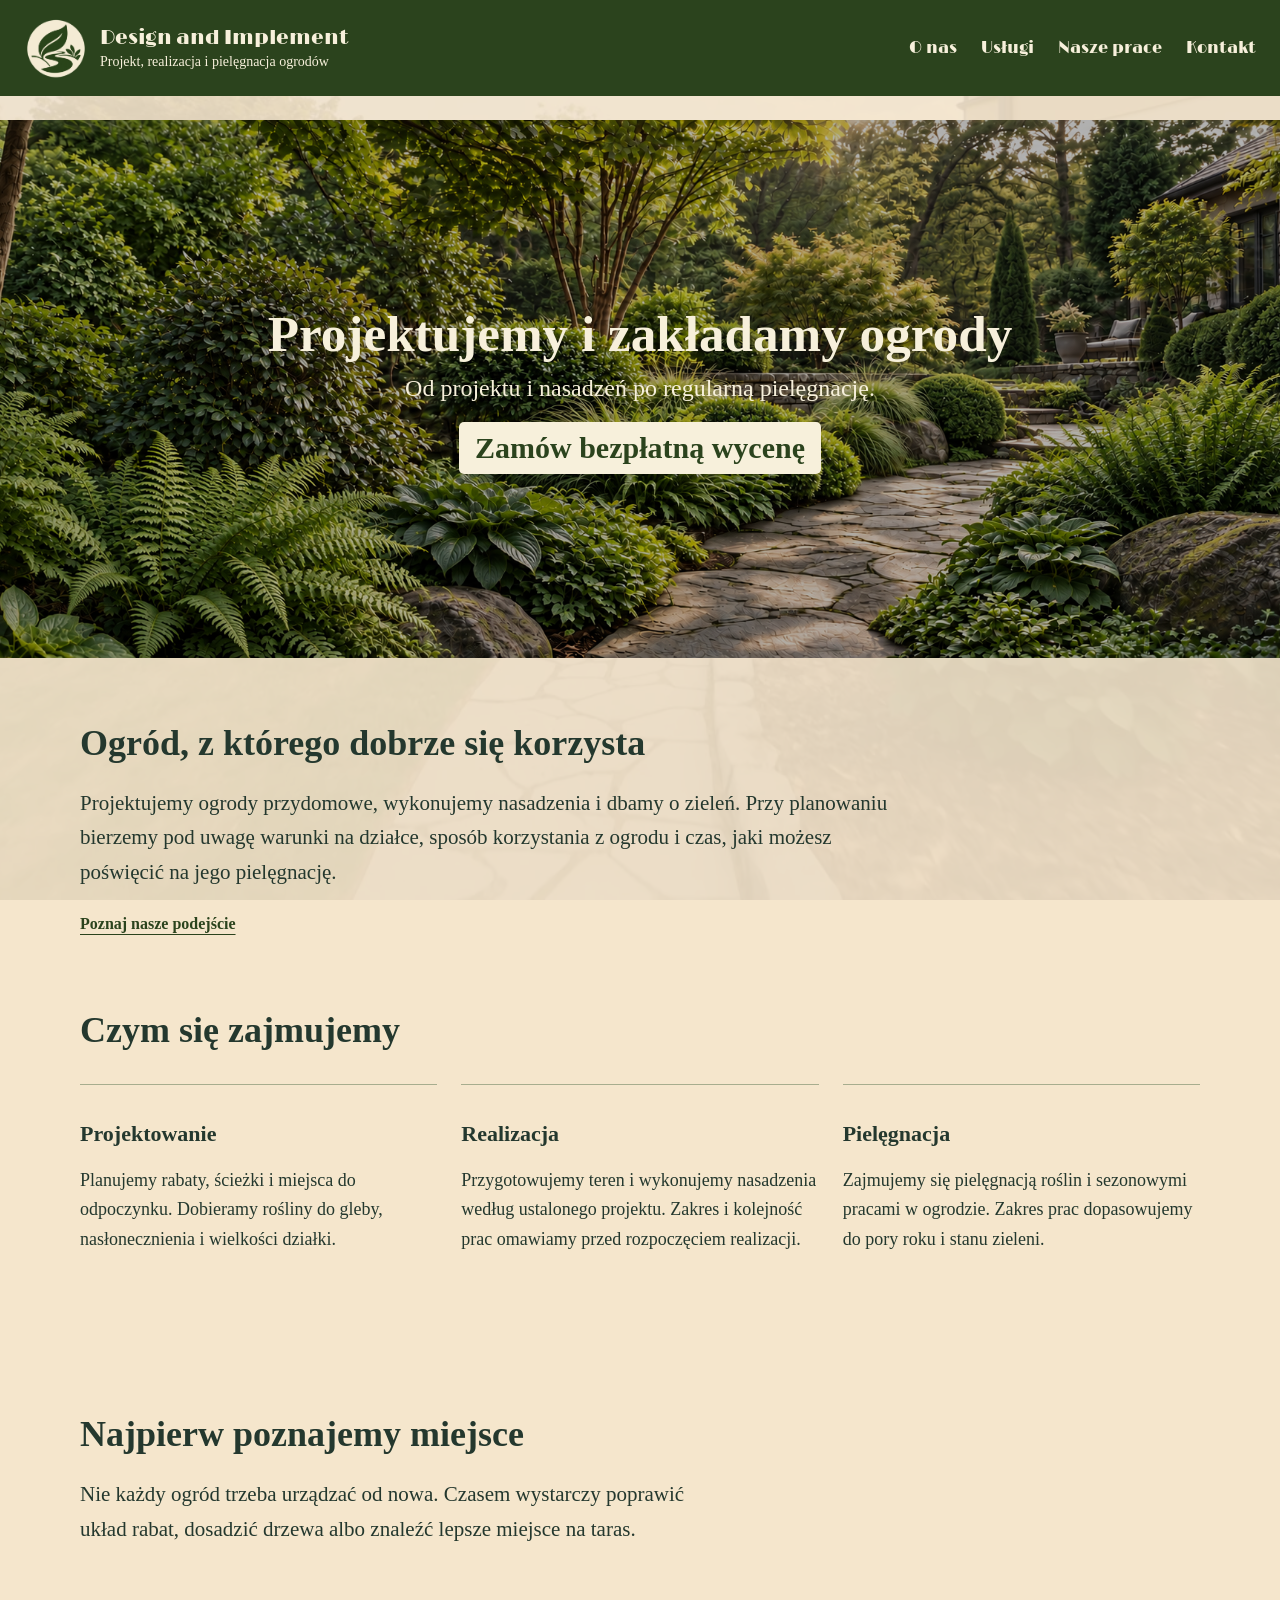
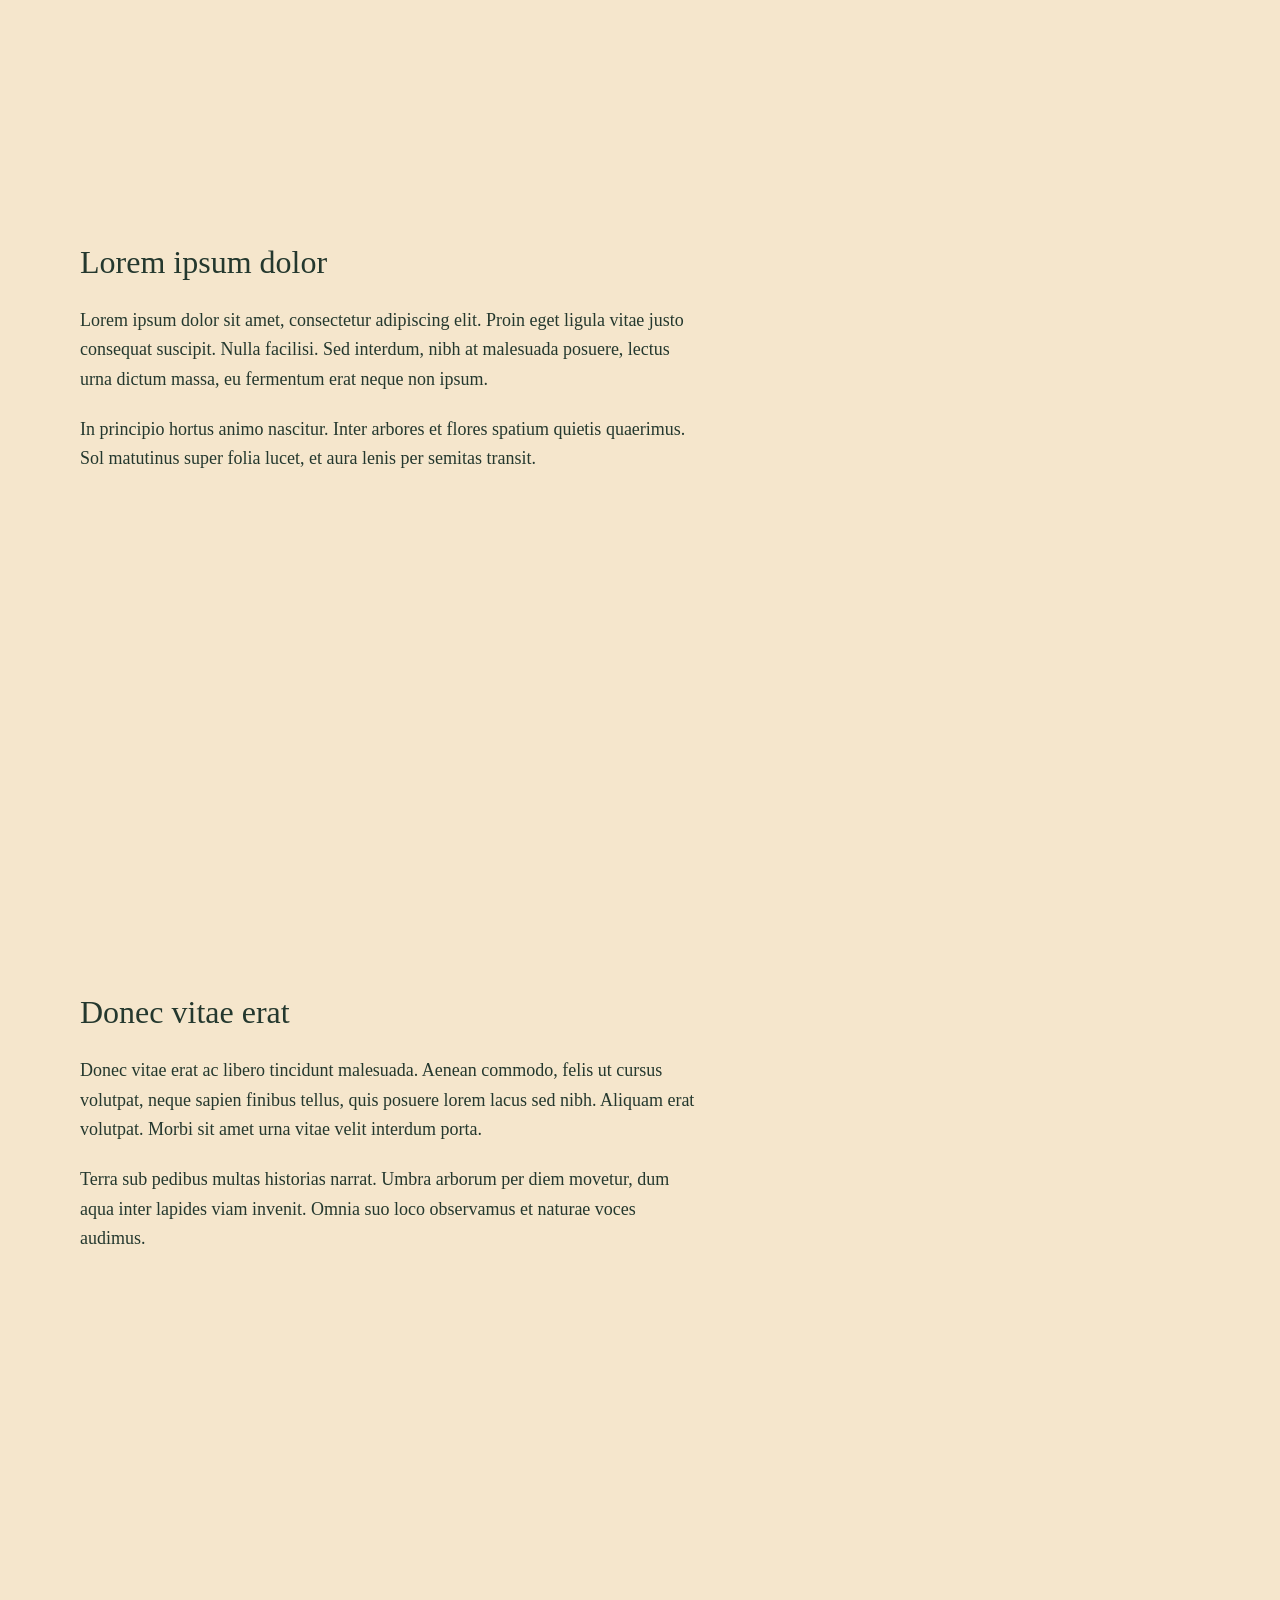
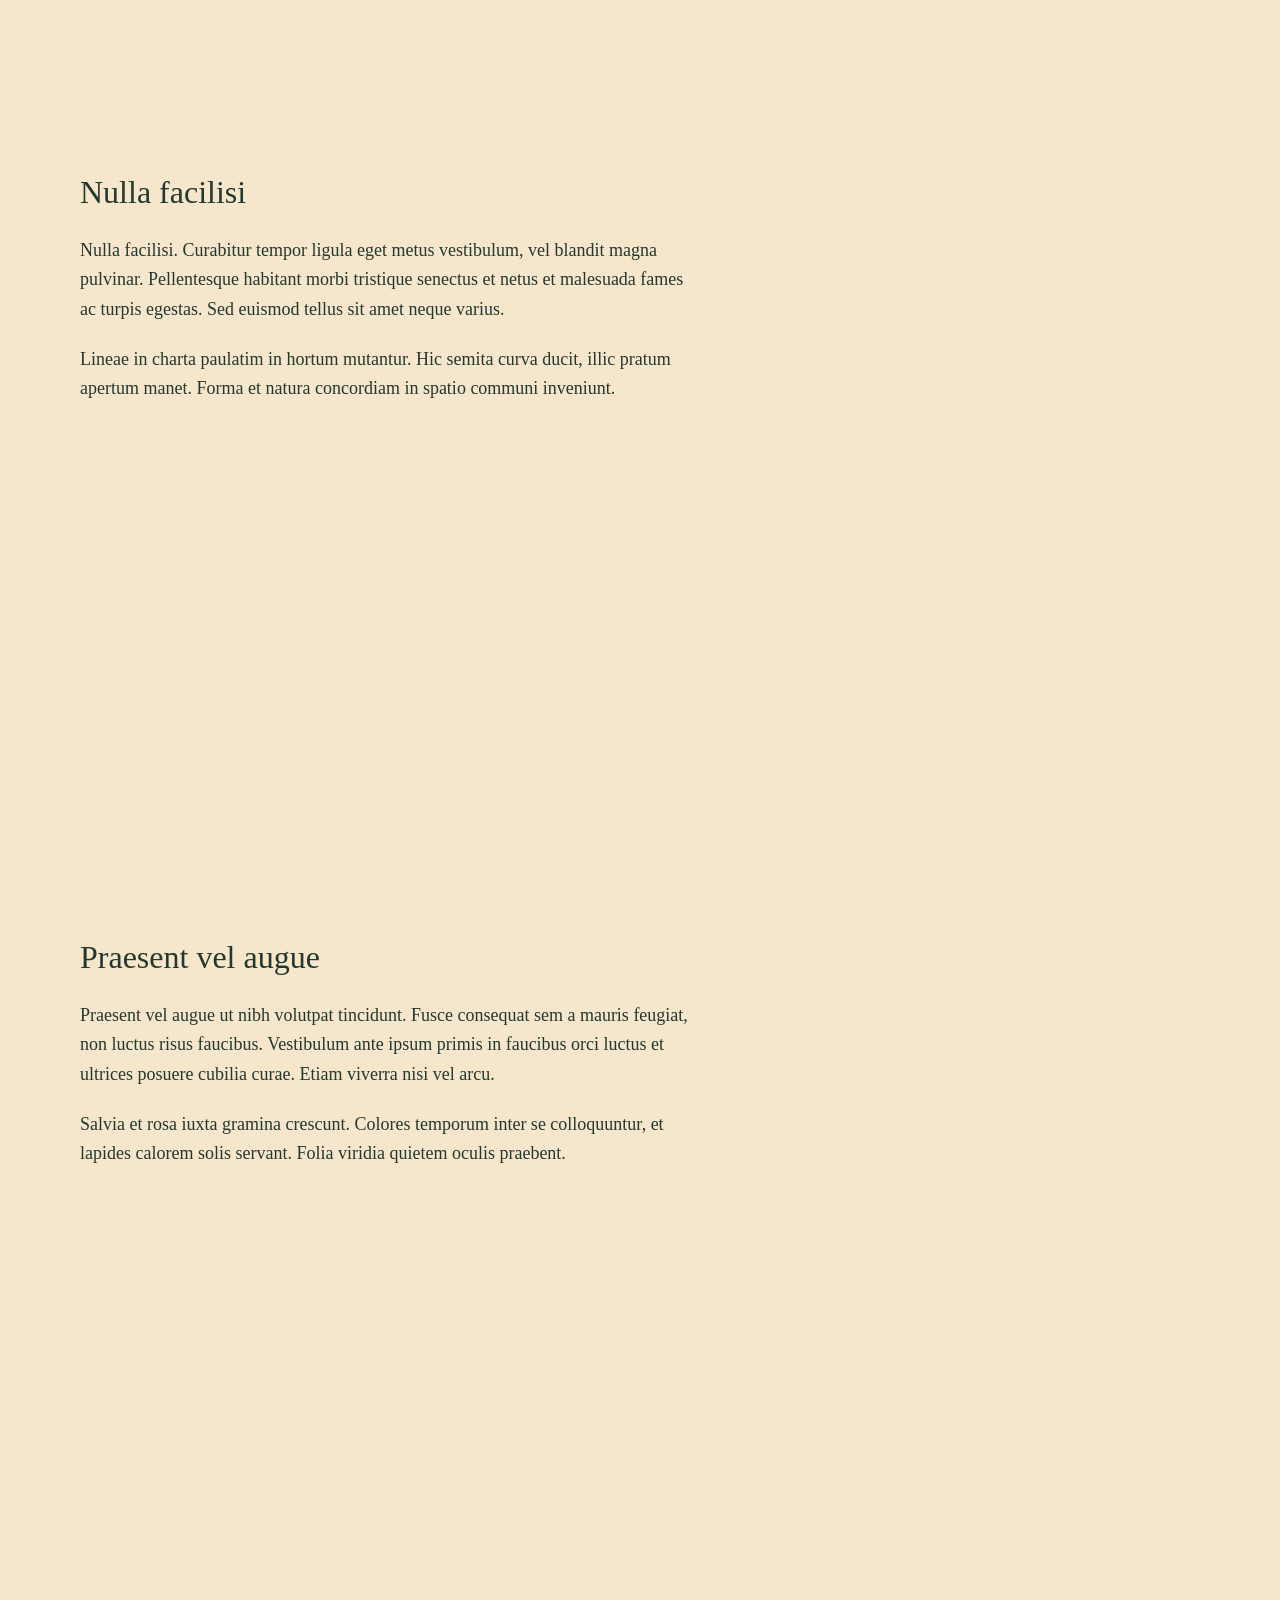
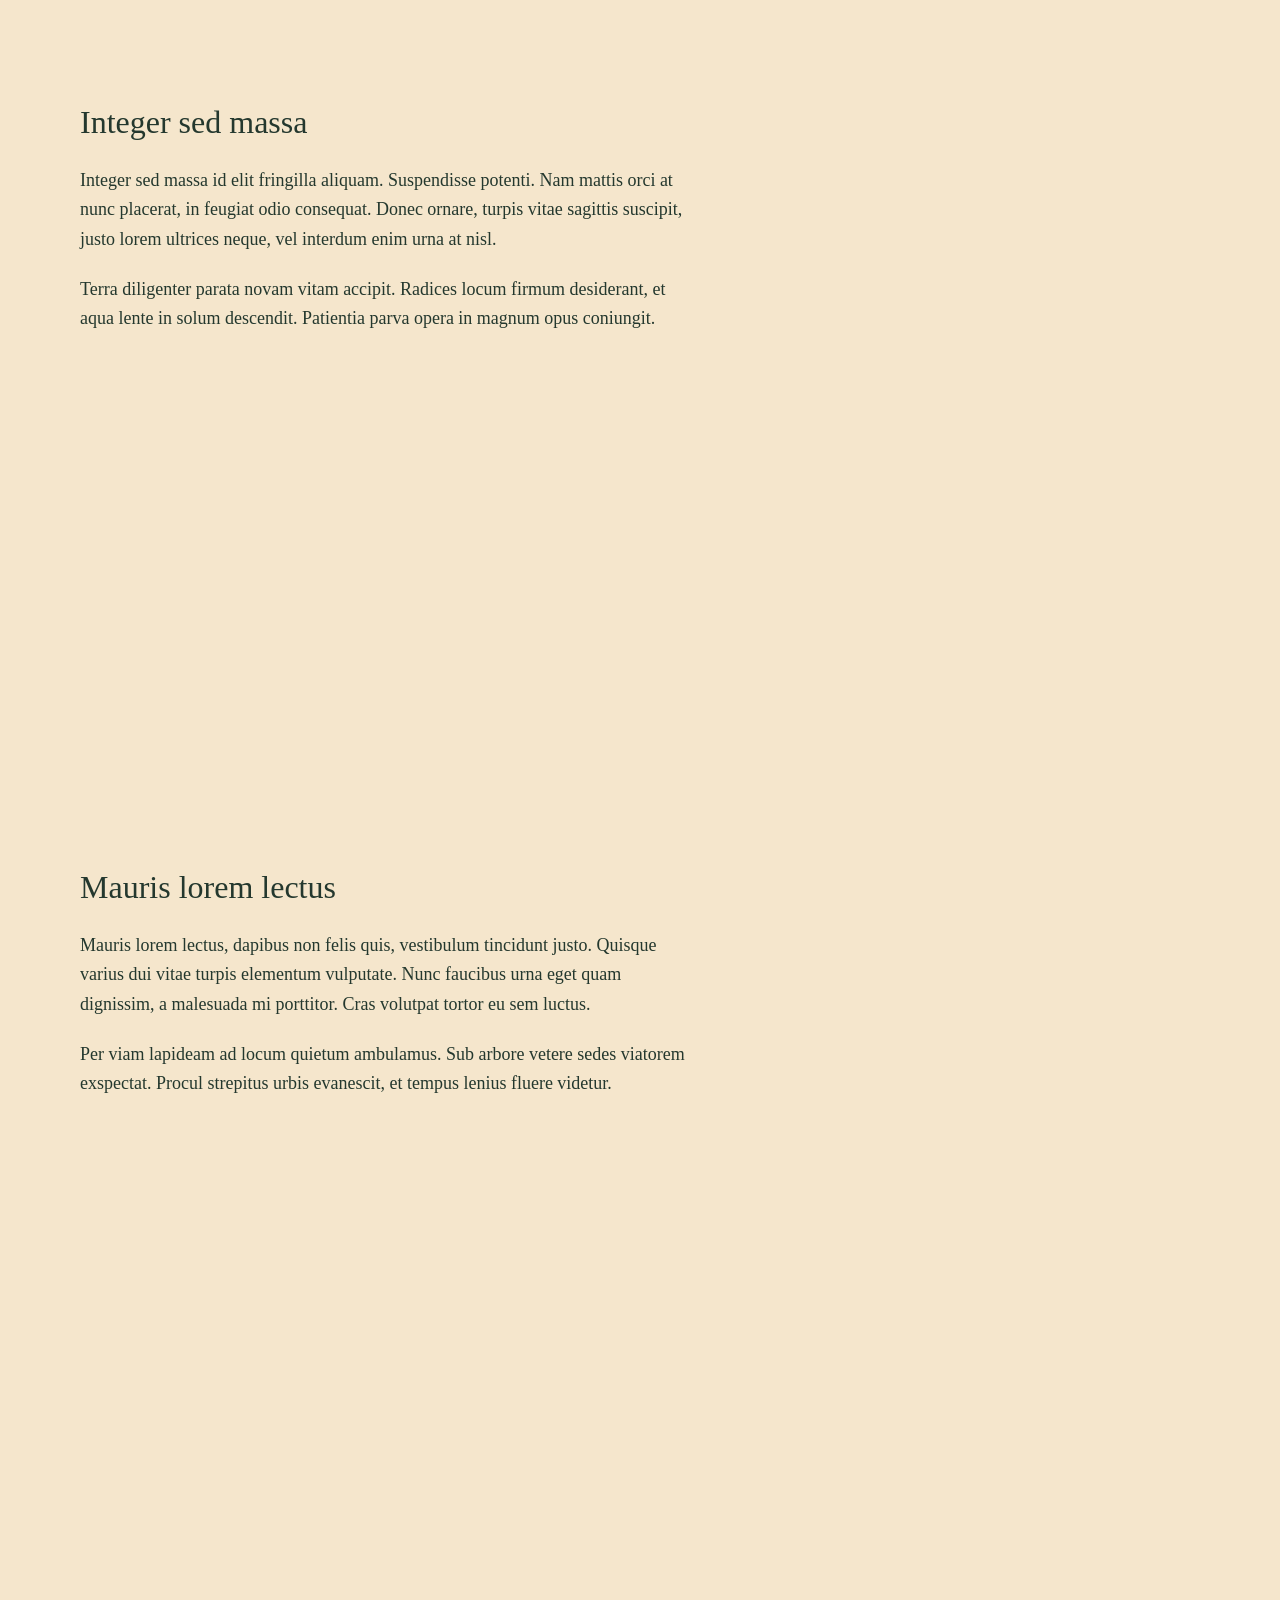
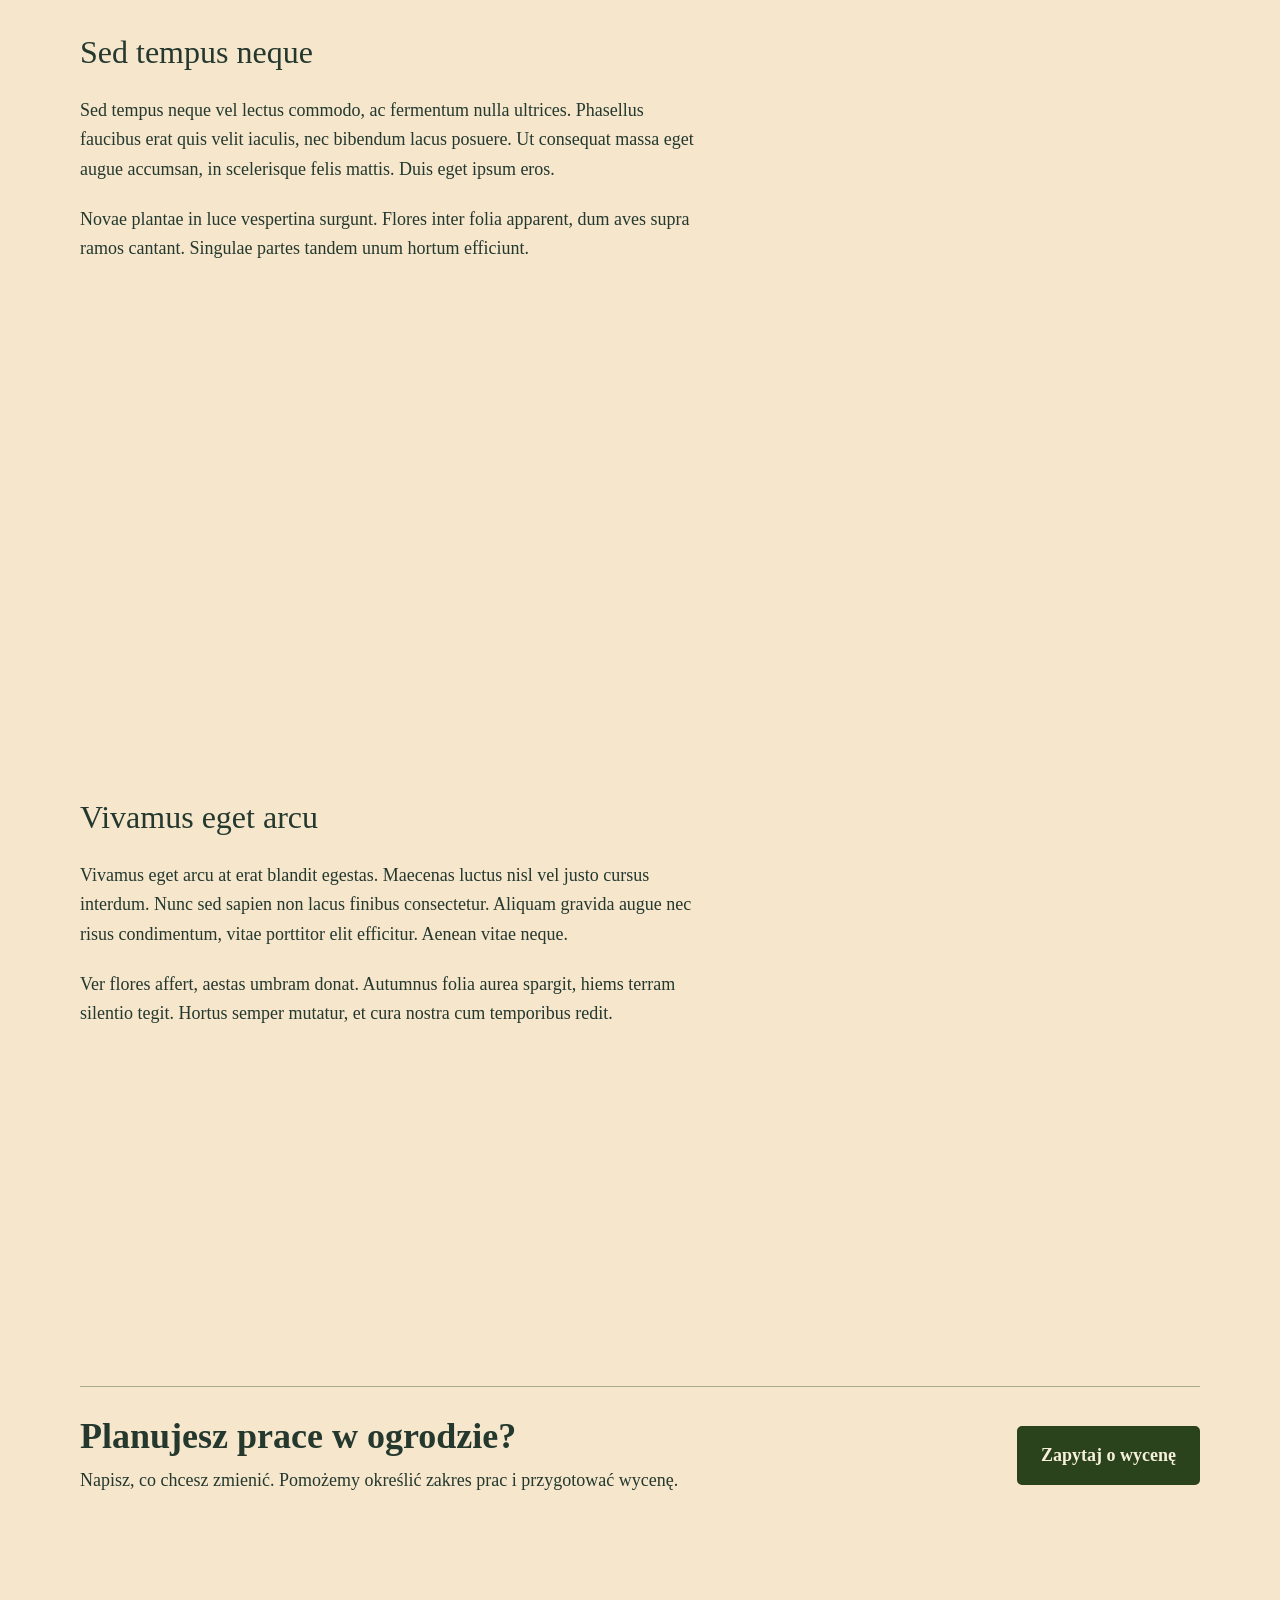
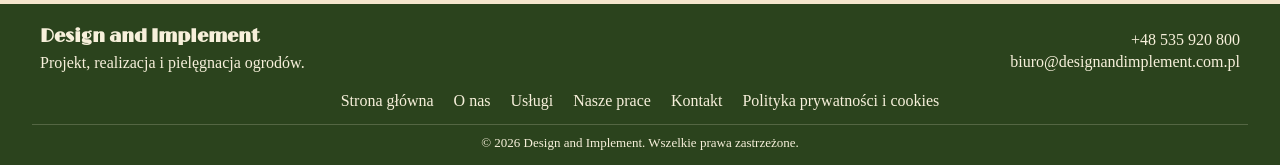
<file: index.html>
<!DOCTYPE html>
<html lang="pl">
<head>
    <meta charset="UTF-8">
    <meta name="viewport" content="width=device-width, initial-scale=1.0">
    <title>Design and Implement | Projektowanie, budowanie, pielęgnowanie ogrodów</title>
    <meta name="description" content="Projektowanie, realizacja i pielęgnacja ogrodów. Poznaj Design and Implement i zaplanuj przestrzeń do odpoczynku wokół swojego domu.">
    <link rel="stylesheet" href="styles.css?v=19">
    <script src="scripts/quote.js?v=1" defer></script>
    <script src="scripts/garden-video.js?v=3" defer></script>
</head>

<body class="home-background-video">
    <canvas class="garden-scroll-video" width="1280" height="720" data-frame-count="361" aria-hidden="true"></canvas>
    <header class="navigation">
        <a class="brand" href="index.html">
            <img src="assets/garden-logo-green-circle.png" alt="" width="64">

            <div class="brand-text">
                <span class="brand-name">Design and Implement</span>
                <span class="brand-description">Projekt, realizacja i pielęgnacja ogrodów</span>
            </div>
        </a>

        <nav class="navigation-links" aria-label="Menu główne">
            <a href="pages/about.html">O nas</a>
            <a href="pages/services.html">Usługi</a>
            <a href="pages/portfolio.html">Nasze prace</a>
            <a href="pages/contact.html">Kontakt</a>
        </nav>
    </header>

    <main class="home-page">
        <div class="garden">
            <img
                class="garden-banner"
                src="assets/garden-banner-v5.png"
                alt="Zielony ogród z kamienną ścieżką"
            >

            <div class="garden-overlay">
                <h1>Projektujemy i zakładamy ogrody</h1>
                <p>Od projektu i nasadzeń po regularną pielęgnację.</p>
                <a href="pages/quote.html" class="quote-button home-quote-link">Zamów bezpłatną wycenę</a>
            </div>
        </div>

        <div class="content-page">
            <section class="page-intro home-intro" aria-labelledby="home-intro-title">

                <h2 id="home-intro-title">Ogród, z którego dobrze się korzysta</h2>
                <p class="page-lead">Projektujemy ogrody przydomowe, wykonujemy nasadzenia i dbamy o zieleń. Przy planowaniu bierzemy pod uwagę warunki na działce, sposób korzystania z ogrodu i czas, jaki możesz poświęcić na jego pielęgnację.</p>
                <a class="text-link" href="pages/about.html">Poznaj nasze podejście</a>
            </section>

            <section class="page-section" aria-labelledby="home-services-title">

                <h2 id="home-services-title">Czym się zajmujemy</h2>
                <div class="home-services">
                    <article>

                        <h3>Projektowanie</h3>
                        <p>Planujemy rabaty, ścieżki i miejsca do odpoczynku. Dobieramy rośliny do gleby, nasłonecznienia i wielkości działki.</p>

                    </article>
                    <article>

                        <h3>Realizacja</h3>
                        <p>Przygotowujemy teren i wykonujemy nasadzenia według ustalonego projektu. Zakres i kolejność prac omawiamy przed rozpoczęciem realizacji.</p>

                    </article>
                    <article>

                        <h3>Pielęgnacja</h3>
                        <p>Zajmujemy się pielęgnacją roślin i sezonowymi pracami w ogrodzie. Zakres prac dopasowujemy do pory roku i stanu zieleni.</p>

                    </article>
                </div>
            </section>
            <section class="garden-process" aria-labelledby="garden-process-title">
                <div class="garden-process-intro">
                    <h2 id="garden-process-title">Najpierw poznajemy miejsce</h2>
                    <p class="page-lead">Nie każdy ogród trzeba urządzać od nowa. Czasem wystarczy poprawić układ rabat, dosadzić drzewa albo znaleźć lepsze miejsce na taras.</p>
                </div>
                <article class="garden-process-step" aria-labelledby="garden-step-1">
                    <div class="garden-process-copy" lang="la">
                        <h3 id="garden-step-1">Lorem ipsum dolor</h3>
                        <p>Lorem ipsum dolor sit amet, consectetur adipiscing elit. Proin eget ligula vitae justo consequat suscipit. Nulla facilisi. Sed interdum, nibh at malesuada posuere, lectus urna dictum massa, eu fermentum erat neque non ipsum.</p>
                        <div lang="la">
                            <p>In principio hortus animo nascitur. Inter arbores et flores spatium quietis quaerimus. Sol matutinus super folia lucet, et aura lenis per semitas transit.</p>
                        </div>
                    </div>
                </article>
                <article class="garden-process-step" aria-labelledby="garden-step-2">
                    <div class="garden-process-copy" lang="la">
                        <h3 id="garden-step-2">Donec vitae erat</h3>
                        <p>Donec vitae erat ac libero tincidunt malesuada. Aenean commodo, felis ut cursus volutpat, neque sapien finibus tellus, quis posuere lorem lacus sed nibh. Aliquam erat volutpat. Morbi sit amet urna vitae velit interdum porta.</p>
                        <div lang="la">
                            <p>Terra sub pedibus multas historias narrat. Umbra arborum per diem movetur, dum aqua inter lapides viam invenit. Omnia suo loco observamus et naturae voces audimus.</p>
                        </div>
                    </div>
                </article>
                <article class="garden-process-step" aria-labelledby="garden-step-3">
                    <div class="garden-process-copy" lang="la">
                        <h3 id="garden-step-3">Nulla facilisi</h3>
                        <p>Nulla facilisi. Curabitur tempor ligula eget metus vestibulum, vel blandit magna pulvinar. Pellentesque habitant morbi tristique senectus et netus et malesuada fames ac turpis egestas. Sed euismod tellus sit amet neque varius.</p>
                        <div lang="la">
                            <p>Lineae in charta paulatim in hortum mutantur. Hic semita curva ducit, illic pratum apertum manet. Forma et natura concordiam in spatio communi inveniunt.</p>
                        </div>
                    </div>
                </article>
                <article class="garden-process-step" aria-labelledby="garden-step-4">
                    <div class="garden-process-copy" lang="la">
                        <h3 id="garden-step-4">Praesent vel augue</h3>
                        <p>Praesent vel augue ut nibh volutpat tincidunt. Fusce consequat sem a mauris feugiat, non luctus risus faucibus. Vestibulum ante ipsum primis in faucibus orci luctus et ultrices posuere cubilia curae. Etiam viverra nisi vel arcu.</p>
                        <div lang="la">
                            <p>Salvia et rosa iuxta gramina crescunt. Colores temporum inter se colloquuntur, et lapides calorem solis servant. Folia viridia quietem oculis praebent.</p>
                        </div>
                    </div>
                </article>
                <article class="garden-process-step" aria-labelledby="garden-step-5">
                    <div class="garden-process-copy" lang="la">
                        <h3 id="garden-step-5">Integer sed massa</h3>
                        <p>Integer sed massa id elit fringilla aliquam. Suspendisse potenti. Nam mattis orci at nunc placerat, in feugiat odio consequat. Donec ornare, turpis vitae sagittis suscipit, justo lorem ultrices neque, vel interdum enim urna at nisl.</p>
                        <div lang="la">
                            <p>Terra diligenter parata novam vitam accipit. Radices locum firmum desiderant, et aqua lente in solum descendit. Patientia parva opera in magnum opus coniungit.</p>
                        </div>
                    </div>
                </article>
                <article class="garden-process-step" aria-labelledby="garden-step-6">
                    <div class="garden-process-copy" lang="la">
                        <h3 id="garden-step-6">Mauris lorem lectus</h3>
                        <p>Mauris lorem lectus, dapibus non felis quis, vestibulum tincidunt justo. Quisque varius dui vitae turpis elementum vulputate. Nunc faucibus urna eget quam dignissim, a malesuada mi porttitor. Cras volutpat tortor eu sem luctus.</p>
                        <div lang="la">
                            <p>Per viam lapideam ad locum quietum ambulamus. Sub arbore vetere sedes viatorem exspectat. Procul strepitus urbis evanescit, et tempus lenius fluere videtur.</p>
                        </div>
                    </div>
                </article>
                <article class="garden-process-step" aria-labelledby="garden-step-7">
                    <div class="garden-process-copy" lang="la">
                        <h3 id="garden-step-7">Sed tempus neque</h3>
                        <p>Sed tempus neque vel lectus commodo, ac fermentum nulla ultrices. Phasellus faucibus erat quis velit iaculis, nec bibendum lacus posuere. Ut consequat massa eget augue accumsan, in scelerisque felis mattis. Duis eget ipsum eros.</p>
                        <div lang="la">
                            <p>Novae plantae in luce vespertina surgunt. Flores inter folia apparent, dum aves supra ramos cantant. Singulae partes tandem unum hortum efficiunt.</p>
                        </div>
                    </div>
                </article>
                <article class="garden-process-step" aria-labelledby="garden-step-8">
                    <div class="garden-process-copy" lang="la">
                        <h3 id="garden-step-8">Vivamus eget arcu</h3>
                        <p>Vivamus eget arcu at erat blandit egestas. Maecenas luctus nisl vel justo cursus interdum. Nunc sed sapien non lacus finibus consectetur. Aliquam gravida augue nec risus condimentum, vitae porttitor elit efficitur. Aenean vitae neque.</p>
                        <div lang="la">
                            <p>Ver flores affert, aestas umbram donat. Autumnus folia aurea spargit, hiems terram silentio tegit. Hortus semper mutatur, et cura nostra cum temporibus redit.</p>
                        </div>
                    </div>
                </article>
            </section>
            <section class="page-cta" aria-labelledby="home-cta-title">
                <div>
                    <h2 id="home-cta-title">Planujesz prace w ogrodzie?</h2>
                    <p>Napisz, co chcesz zmienić. Pomożemy określić zakres prac i przygotować wycenę.</p>
                </div>
                <a class="page-button" href="pages/quote.html">Zapytaj o wycenę</a>
            </section>
        </div>

    </main>

    <footer class="footer">
        <div class="footer-main">
            <div class="footer-left">
                <h3>Design and Implement</h3>
                <p>Projekt, realizacja i pielęgnacja ogrodów.</p>
            </div>

            <div class="footer-right">
                <p><a href="tel:+48535920800">+48 535 920 800</a></p>
                <p>biuro@designandimplement.com.pl</p>
            </div>
        </div>

        <div class="footer-links">
            <a href="/index.html">Strona główna</a>
            <a href="/pages/about.html">O nas</a>
            <a href="/pages/services.html">Usługi</a>
            <a href="/pages/portfolio.html">Nasze prace</a>
            <a href="/pages/contact.html">Kontakt</a>
            <a href="pages/policy.html">Polityka prywatności i cookies</a>
        </div>

        <div class="footer-bottom">
            &copy; 2026 Design and Implement. Wszelkie prawa zastrzeżone.
        </div>
    </footer>
</body>
</html>
</file>
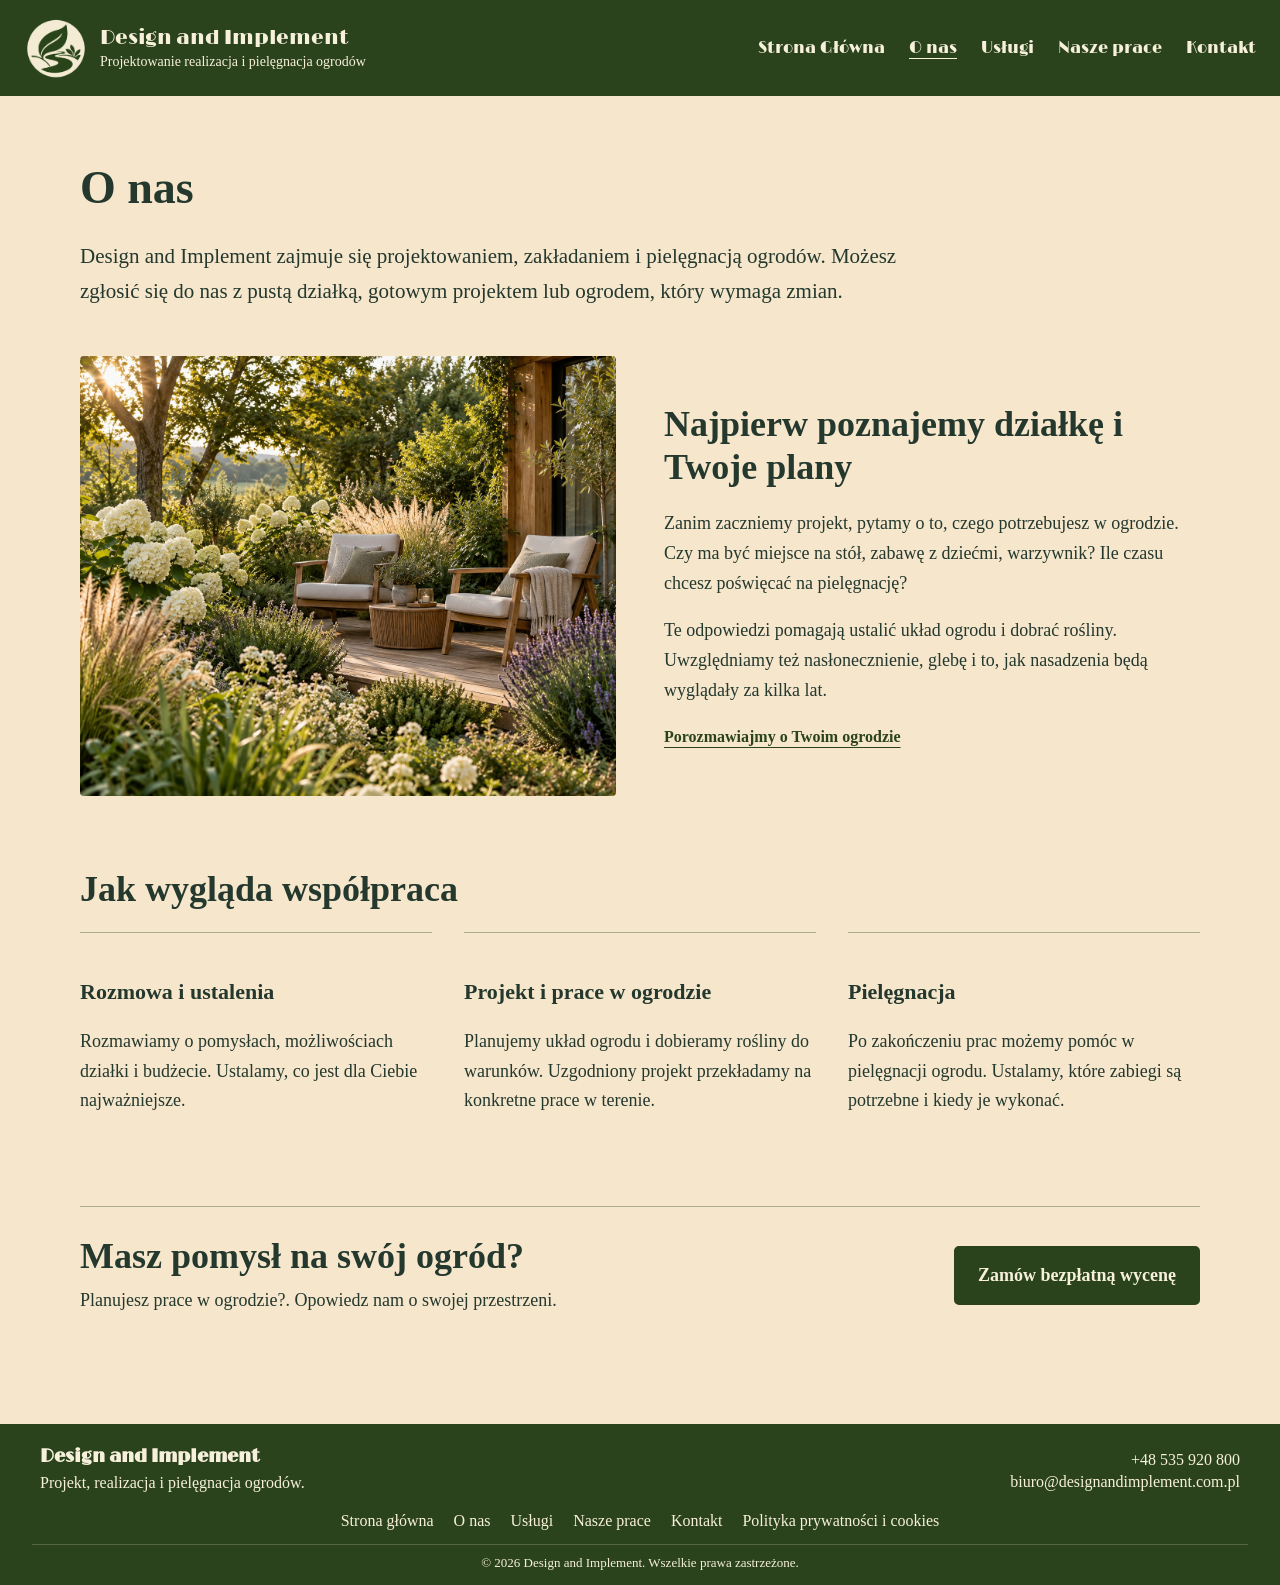
<file: pages/about.html>
<!DOCTYPE html>
<html lang="pl">
<head>
    <meta charset="UTF-8">
    <meta name="viewport" content="width=device-width, initial-scale=1.0">
    <link rel="stylesheet" href="../styles.css?v=12">
    <meta name="description" content="Poznaj Design and Implement. Projektowanie, realizacja i pielęgnacja ogrodów dopasowanych do Twoich potrzeb.">
    <title>O nas | Design and Implement</title>
    <script src="../scripts/quote.js?v=1" defer></script>
</head>
<body>

    <header class="navigation">
        <a class="brand" href="../index.html">
            <img src="../assets/garden-logo-green-circle.png" alt="" width="64">

            <div class="brand-text">
                <span class="brand-name">Design and Implement</span>
                <span class="brand-description">Projektowanie realizacja i pielęgnacja ogrodów</span>
            </div>
        </a>

        <nav class="navigation-links" aria-label="Menu główne">
            <a href="../index.html">Strona Główna</a>
            <a href="about.html" aria-current="page">O nas</a>
            <a href="services.html">Usługi</a>
            <a href="portfolio.html">Nasze prace</a>
            <a href="contact.html">Kontakt</a>
        </nav>
    </header>
    
    <main class="content-page">
        <section class="page-intro" aria-labelledby="page-title">

            <h1 id="page-title">O nas</h1>
            <p class="page-lead">Design and Implement zajmuje się projektowaniem, zakładaniem i pielęgnacją ogrodów. Możesz zgłosić się do nas z pustą działką, gotowym projektem lub ogrodem, który wymaga zmian.</p>
        </section>

        <section class="about-story" aria-labelledby="approach-title">
            <img src="../assets/about-garden.png" alt="Drewniany taras z fotelami wśród hortensji, lawendy i traw ozdobnych" width="1385" height="1136">
            <div>

                <h2 id="approach-title">Najpierw poznajemy działkę i Twoje plany</h2>
                <p>Zanim zaczniemy projekt, pytamy o to, czego potrzebujesz w ogrodzie. Czy ma być miejsce na stół, zabawę z dziećmi, warzywnik? Ile czasu chcesz poświęcać na pielęgnację?</p>
                <p>Te odpowiedzi pomagają ustalić układ ogrodu i dobrać rośliny. Uwzględniamy też nasłonecznienie, glebę i to, jak nasadzenia będą wyglądały za kilka lat.</p>
                <a class="text-link" href="contact.html">Porozmawiajmy o Twoim ogrodzie</a>
            </div>
        </section>

        <section class="page-section" aria-labelledby="process-title">

            <h2 id="process-title">Jak wygląda współpraca</h2>
            <ol class="process-grid">
                <li>

                    <h3>Rozmowa i ustalenia</h3>
                    <p>Rozmawiamy o pomysłach, możliwościach działki i budżecie. Ustalamy, co jest dla Ciebie najważniejsze.</p>
                </li>
                <li>

                    <h3>Projekt i prace w ogrodzie</h3>
                    <p>Planujemy układ ogrodu i dobieramy rośliny do warunków. Uzgodniony projekt przekładamy na konkretne prace w terenie.</p>
                </li>
                <li>

                    <h3>Pielęgnacja</h3>
                    <p>Po zakończeniu prac możemy pomóc w pielęgnacji ogrodu. Ustalamy, które zabiegi są potrzebne i kiedy je wykonać.</p>
                </li>
            </ol>
        </section>

        <section class="page-cta" aria-labelledby="cta-title">
            <div>
                <h2 id="cta-title">Masz pomysł na swój ogród?</h2>
                <p>Planujesz prace w ogrodzie?. Opowiedz nam o swojej przestrzeni.</p>
            </div>
            <a class="page-button" href="quote.html">Zamów bezpłatną wycenę</a>
        </section>
    </main>


    <footer class="footer">
        <div class="footer-main">
            <div class="footer-left">
                <h3>Design and Implement</h3>
                <p>Projekt, realizacja i pielęgnacja ogrodów.</p>
            </div>

            <div class="footer-right">
                <p><a href="tel:+48535920800">+48 535 920 800</a></p>
                <p>biuro@designandimplement.com.pl</p>
            </div>
        </div>

        <div class="footer-links">
            <a href="../index.html">Strona główna</a>
            <a href="about.html">O nas</a>
            <a href="services.html">Usługi</a>
            <a href="portfolio.html">Nasze prace</a>
            <a href="contact.html">Kontakt</a>
            <a href="policy.html">Polityka prywatności i cookies</a>
        </div>

        <div class="footer-bottom">
            &copy; 2026 Design and Implement. Wszelkie prawa zastrzeżone.
        </div>
    </footer>
</body>
</html>
</file>
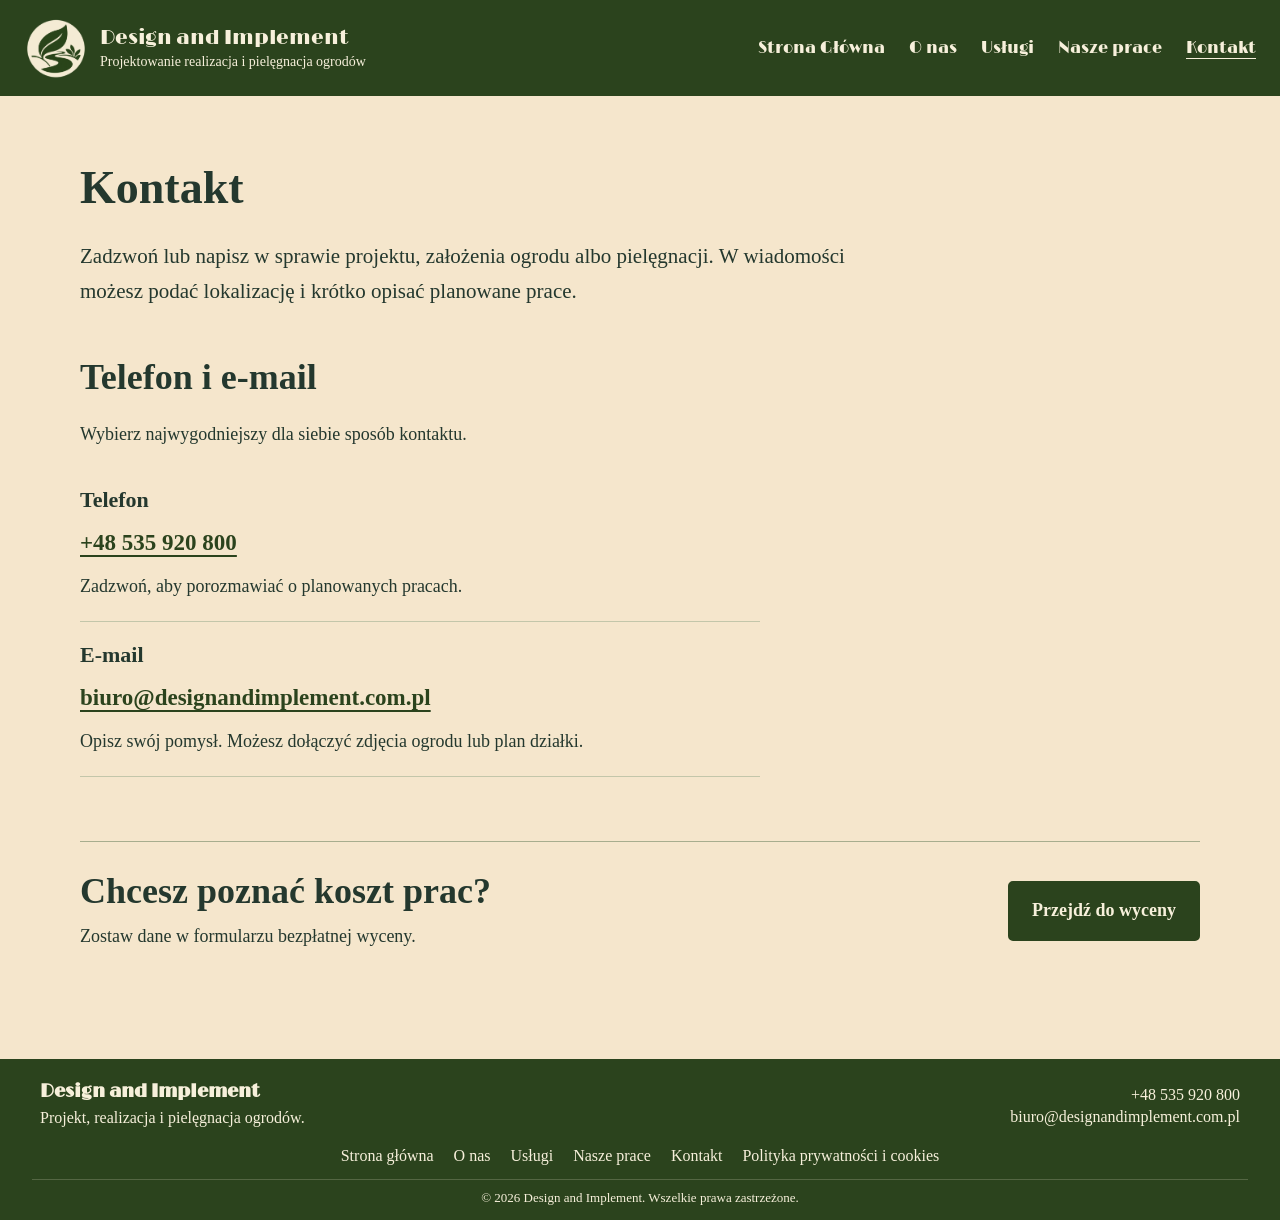
<file: pages/contact.html>
<!DOCTYPE html>
<html lang="pl">
<head>
    <meta charset="UTF-8">
    <meta name="viewport" content="width=device-width, initial-scale=1.0">
    <link rel="stylesheet" href="../styles.css?v=12">
    <meta name="description" content="Skontaktuj się z Design and Implement. Porozmawiajmy o projekcie, realizacji lub pielęgnacji Twojego ogrodu.">
    <title>Kontakt | Design and Implement</title>
    <script src="../scripts/quote.js?v=1" defer></script>
</head>
<body>

    <header class="navigation">
        <a class="brand" href="../index.html">
            <img src="../assets/garden-logo-green-circle.png" alt="" width="64">

            <div class="brand-text">
                <span class="brand-name">Design and Implement</span>
                <span class="brand-description">Projektowanie realizacja i pielęgnacja ogrodów</span>
            </div>
        </a>

        <nav class="navigation-links" aria-label="Menu główne">
            <a href="../index.html">Strona Główna</a>
            <a href="about.html">O nas</a>
            <a href="services.html">Usługi</a>
            <a href="portfolio.html">Nasze prace</a>
            <a href="contact.html" aria-current="page">Kontakt</a>
        </nav>
    </header>
    
    <main class="content-page">
        <section class="page-intro" aria-labelledby="page-title">

            <h1 id="page-title">Kontakt</h1>
            <p class="page-lead">Zadzwoń lub napisz w sprawie projektu, założenia ogrodu albo pielęgnacji. W wiadomości możesz podać lokalizację i krótko opisać planowane prace.</p>
        </section>

        <div class="contact-single">
            <section class="contact-details" aria-labelledby="details-title">
                <h2 id="details-title">Telefon i e-mail</h2>
                <p>Wybierz najwygodniejszy dla siebie sposób kontaktu.</p>
                <address>
                    <div class="contact-method">
                        <h3>Telefon</h3>
                        <a href="tel:+48535920800">+48 535 920 800</a>
                        <p>Zadzwoń, aby porozmawiać o planowanych pracach.</p>
                    </div>
                    <div class="contact-method">
                        <h3>E-mail</h3>
                        <a href="mailto:biuro@designandimplement.com.pl">biuro@designandimplement.com.pl</a>
                        <p>Opisz swój pomysł. Możesz dołączyć zdjęcia ogrodu lub plan działki.</p>
                    </div>
                </address>
            </section>


        </div>

        <section class="page-cta" aria-labelledby="cta-title">
            <div>
                <h2 id="cta-title">Chcesz poznać koszt prac?</h2>
                <p>Zostaw dane w formularzu bezpłatnej wyceny.</p>
            </div>
            <a class="page-button" href="quote.html">Przejdź do wyceny</a>
        </section>
    </main>


    <footer class="footer">
        <div class="footer-main">
            <div class="footer-left">
                <h3>Design and Implement</h3>
                <p>Projekt, realizacja i pielęgnacja ogrodów.</p>
            </div>

            <div class="footer-right">
                <p><a href="tel:+48535920800">+48 535 920 800</a></p>
                <p>biuro@designandimplement.com.pl</p>
            </div>
        </div>

        <div class="footer-links">
            <a href="../index.html">Strona główna</a>
            <a href="about.html">O nas</a>
            <a href="services.html">Usługi</a>
            <a href="portfolio.html">Nasze prace</a>
            <a href="contact.html">Kontakt</a>
            <a href="policy.html">Polityka prywatności i cookies</a>
        </div>

        <div class="footer-bottom">
            &copy; 2026 Design and Implement. Wszelkie prawa zastrzeżone.
        </div>
    </footer>
</body>
</html>
</file>
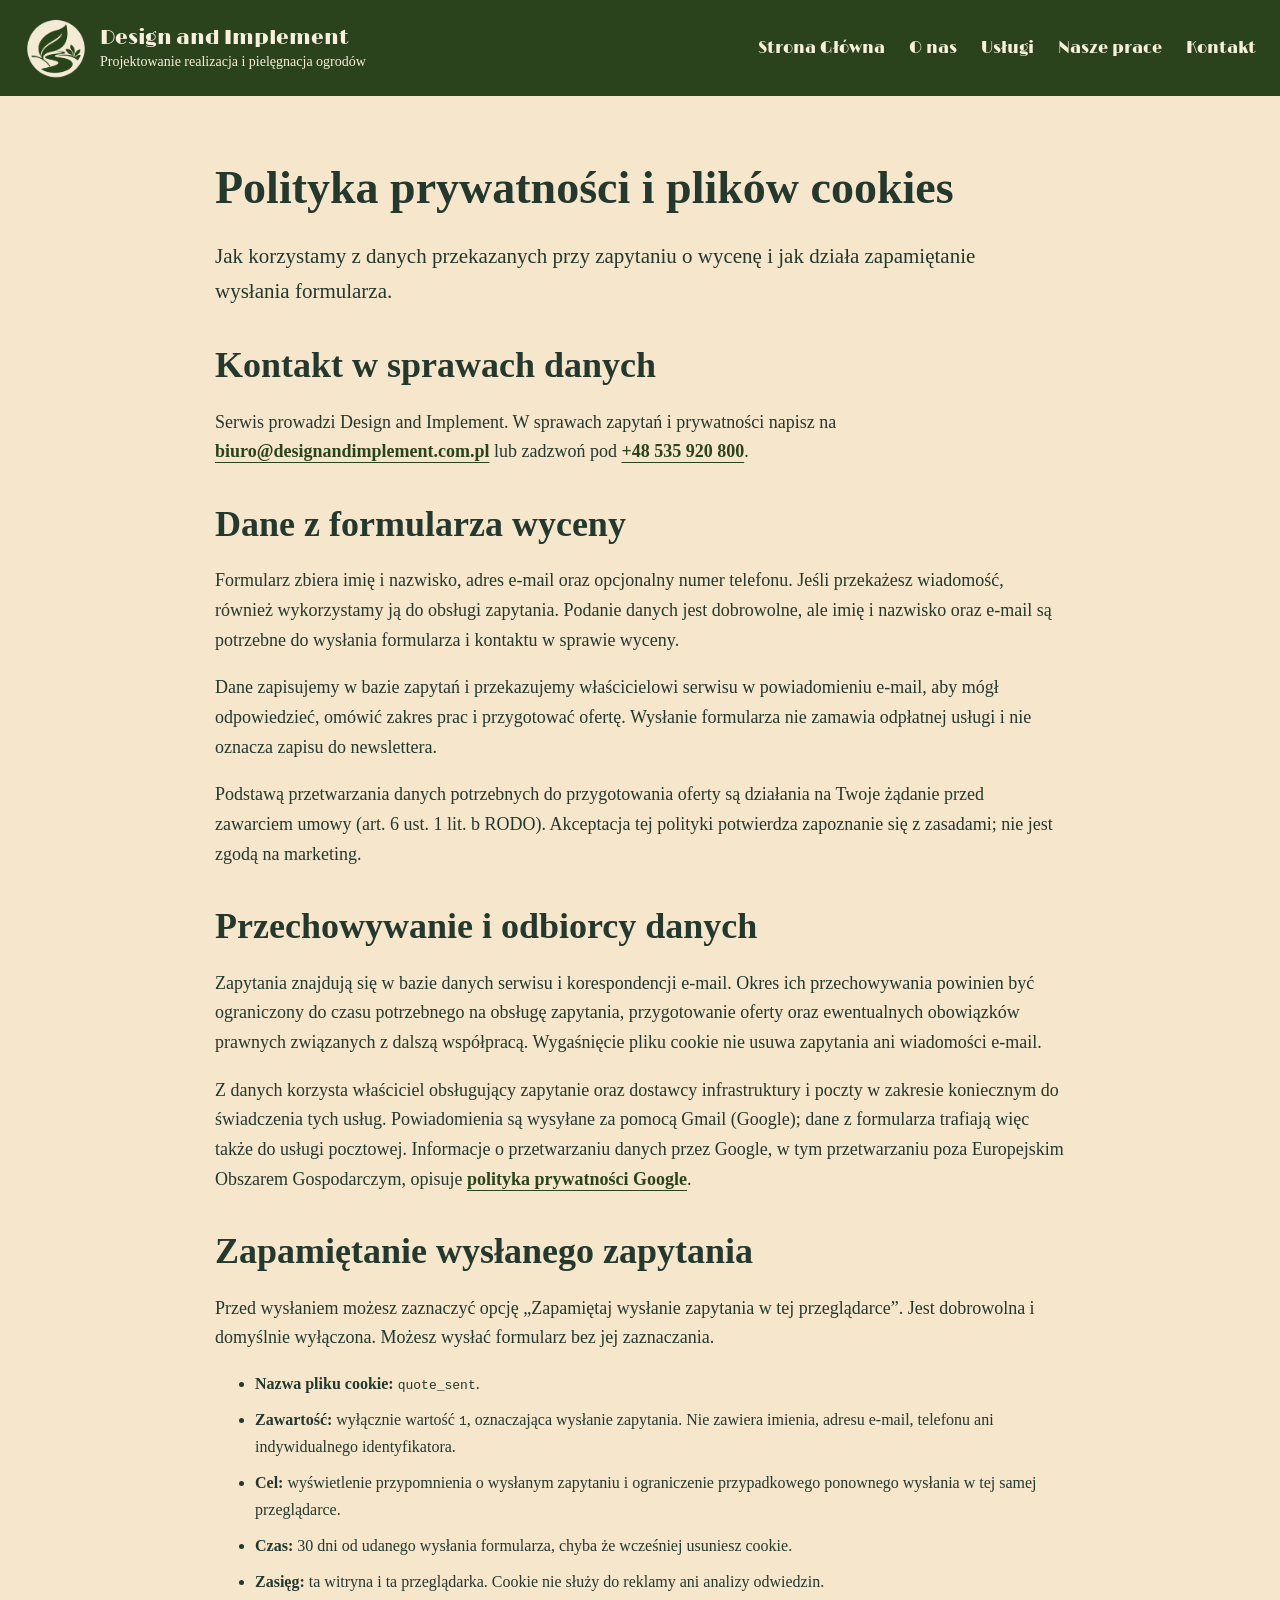
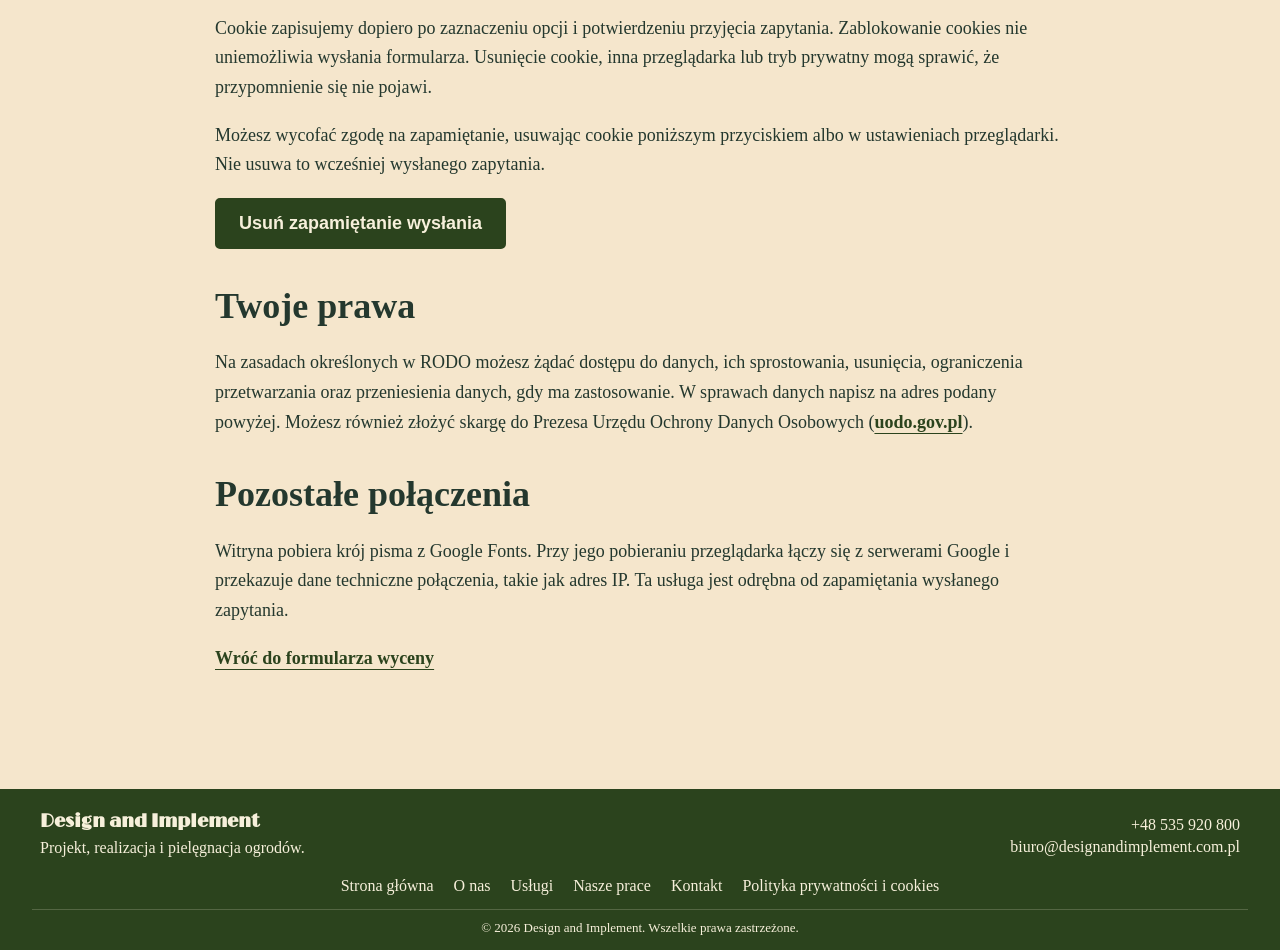
<file: pages/policy.html>
<!DOCTYPE html>
<html lang="pl">
<head>
    <meta charset="UTF-8">
    <meta name="viewport" content="width=device-width, initial-scale=1.0">
    <link rel="stylesheet" href="../styles.css?v=12">
    <meta name="description" content="Zasady obsługi danych z formularza wyceny i opcjonalnego pliku cookie zapamiętującego wysłanie zapytania.">
    <title>Polityka prywatności | Design and Implement</title>
    <script src="../scripts/quote.js?v=1" defer></script>
</head>
<body>

    <header class="navigation">
        <a class="brand" href="../index.html">
            <img src="../assets/garden-logo-green-circle.png" alt="" width="64">

            <div class="brand-text">
                <span class="brand-name">Design and Implement</span>
                <span class="brand-description">Projektowanie realizacja i pielęgnacja ogrodów</span>
            </div>
        </a>

        <nav class="navigation-links" aria-label="Menu główne">
            <a href="../index.html">Strona Główna</a>
            <a href="about.html">O nas</a>
            <a href="services.html">Usługi</a>
            <a href="portfolio.html">Nasze prace</a>
            <a href="contact.html">Kontakt</a>
        </nav>
    </header>
    
    <main class="content-page policy-page">
        <section class="page-intro" aria-labelledby="page-title">
            <h1 id="page-title">Polityka prywatności i plików cookies</h1>
            <p class="page-lead">Jak korzystamy z danych przekazanych przy zapytaniu o wycenę i jak działa zapamiętanie wysłania formularza.</p>
        </section>
        <section aria-labelledby="controller-title">
            <h2 id="controller-title">Kontakt w sprawach danych</h2>
            <p>Serwis prowadzi Design and Implement. W sprawach zapytań i prywatności napisz na <a class="text-link" href="mailto:biuro@designandimplement.com.pl">biuro@designandimplement.com.pl</a> lub zadzwoń pod <a class="text-link" href="tel:+48535920800">+48 535 920 800</a>.</p>
        </section>
        <section aria-labelledby="data-title">
            <h2 id="data-title">Dane z formularza wyceny</h2>
            <p>Formularz zbiera imię i nazwisko, adres e-mail oraz opcjonalny numer telefonu. Jeśli przekażesz wiadomość, również wykorzystamy ją do obsługi zapytania. Podanie danych jest dobrowolne, ale imię i nazwisko oraz e-mail są potrzebne do wysłania formularza i kontaktu w sprawie wyceny.</p>
            <p>Dane zapisujemy w bazie zapytań i przekazujemy właścicielowi serwisu w powiadomieniu e-mail, aby mógł odpowiedzieć, omówić zakres prac i przygotować ofertę. Wysłanie formularza nie zamawia odpłatnej usługi i nie oznacza zapisu do newslettera.</p>
            <p>Podstawą przetwarzania danych potrzebnych do przygotowania oferty są działania na Twoje żądanie przed zawarciem umowy (art. 6 ust. 1 lit. b RODO). Akceptacja tej polityki potwierdza zapoznanie się z zasadami; nie jest zgodą na marketing.</p>
        </section>
        <section aria-labelledby="storage-title">
            <h2 id="storage-title">Przechowywanie i odbiorcy danych</h2>
            <p>Zapytania znajdują się w bazie danych serwisu i korespondencji e-mail. Okres ich przechowywania powinien być ograniczony do czasu potrzebnego na obsługę zapytania, przygotowanie oferty oraz ewentualnych obowiązków prawnych związanych z dalszą współpracą. Wygaśnięcie pliku cookie nie usuwa zapytania ani wiadomości e-mail.</p>
            <p>Z danych korzysta właściciel obsługujący zapytanie oraz dostawcy infrastruktury i poczty w zakresie koniecznym do świadczenia tych usług. Powiadomienia są wysyłane za pomocą Gmail (Google); dane z formularza trafiają więc także do usługi pocztowej. Informacje o przetwarzaniu danych przez Google, w tym przetwarzaniu poza Europejskim Obszarem Gospodarczym, opisuje <a class="text-link" href="https://policies.google.com/privacy?hl=pl">polityka prywatności Google</a>.</p>
        </section>
        <section aria-labelledby="cookie-title">
            <h2 id="cookie-title">Zapamiętanie wysłanego zapytania</h2>
            <p>Przed wysłaniem możesz zaznaczyć opcję „Zapamiętaj wysłanie zapytania w tej przeglądarce”. Jest dobrowolna i domyślnie wyłączona. Możesz wysłać formularz bez jej zaznaczania.</p>
            <ul>
                <li><strong>Nazwa pliku cookie:</strong> <code>quote_sent</code>.</li>
                <li><strong>Zawartość:</strong> wyłącznie wartość <code>1</code>, oznaczająca wysłanie zapytania. Nie zawiera imienia, adresu e-mail, telefonu ani indywidualnego identyfikatora.</li>
                <li><strong>Cel:</strong> wyświetlenie przypomnienia o wysłanym zapytaniu i ograniczenie przypadkowego ponownego wysłania w tej samej przeglądarce.</li>
                <li><strong>Czas:</strong> 30 dni od udanego wysłania formularza, chyba że wcześniej usuniesz cookie.</li>
                <li><strong>Zasięg:</strong> ta witryna i ta przeglądarka. Cookie nie służy do reklamy ani analizy odwiedzin.</li>
            </ul>
            <p>Cookie zapisujemy dopiero po zaznaczeniu opcji i potwierdzeniu przyjęcia zapytania. Zablokowanie cookies nie uniemożliwia wysłania formularza. Usunięcie cookie, inna przeglądarka lub tryb prywatny mogą sprawić, że przypomnienie się nie pojawi.</p>
            <p>Możesz wycofać zgodę na zapamiętanie, usuwając cookie poniższym przyciskiem albo w ustawieniach przeglądarki. Nie usuwa to wcześniej wysłanego zapytania.</p>
            <button id="forget-quote-cookie" class="page-button" type="button" hidden>Usuń zapamiętanie wysłania</button>
            <p id="cookie-status" role="status" aria-live="polite" aria-atomic="true"></p>
        </section>
        <section aria-labelledby="rights-title">
            <h2 id="rights-title">Twoje prawa</h2>
            <p>Na zasadach określonych w RODO możesz żądać dostępu do danych, ich sprostowania, usunięcia, ograniczenia przetwarzania oraz przeniesienia danych, gdy ma zastosowanie. W sprawach danych napisz na adres podany powyżej. Możesz również złożyć skargę do Prezesa Urzędu Ochrony Danych Osobowych (<a class="text-link" href="https://uodo.gov.pl/">uodo.gov.pl</a>).</p>
        </section>
        <section aria-labelledby="resources-title">
            <h2 id="resources-title">Pozostałe połączenia</h2>
            <p>Witryna pobiera krój pisma z Google Fonts. Przy jego pobieraniu przeglądarka łączy się z serwerami Google i przekazuje dane techniczne połączenia, takie jak adres IP. Ta usługa jest odrębna od zapamiętania wysłanego zapytania.</p>
            <p><a class="text-link" href="quote.html">Wróć do formularza wyceny</a></p>
        </section>
    </main>


    <footer class="footer">
        <div class="footer-main">
            <div class="footer-left">
                <h3>Design and Implement</h3>
                <p>Projekt, realizacja i pielęgnacja ogrodów.</p>
            </div>

            <div class="footer-right">
                <p><a href="tel:+48535920800">+48 535 920 800</a></p>
                <p>biuro@designandimplement.com.pl</p>
            </div>
        </div>

        <div class="footer-links">
            <a href="../index.html">Strona główna</a>
            <a href="about.html">O nas</a>
            <a href="services.html">Usługi</a>
            <a href="portfolio.html">Nasze prace</a>
            <a href="contact.html">Kontakt</a>
            <a href="policy.html">Polityka prywatności i cookies</a>
        </div>

        <div class="footer-bottom">
            &copy; 2026 Design and Implement. Wszelkie prawa zastrzeżone.
        </div>
    </footer>
</body>
</html>
</file>
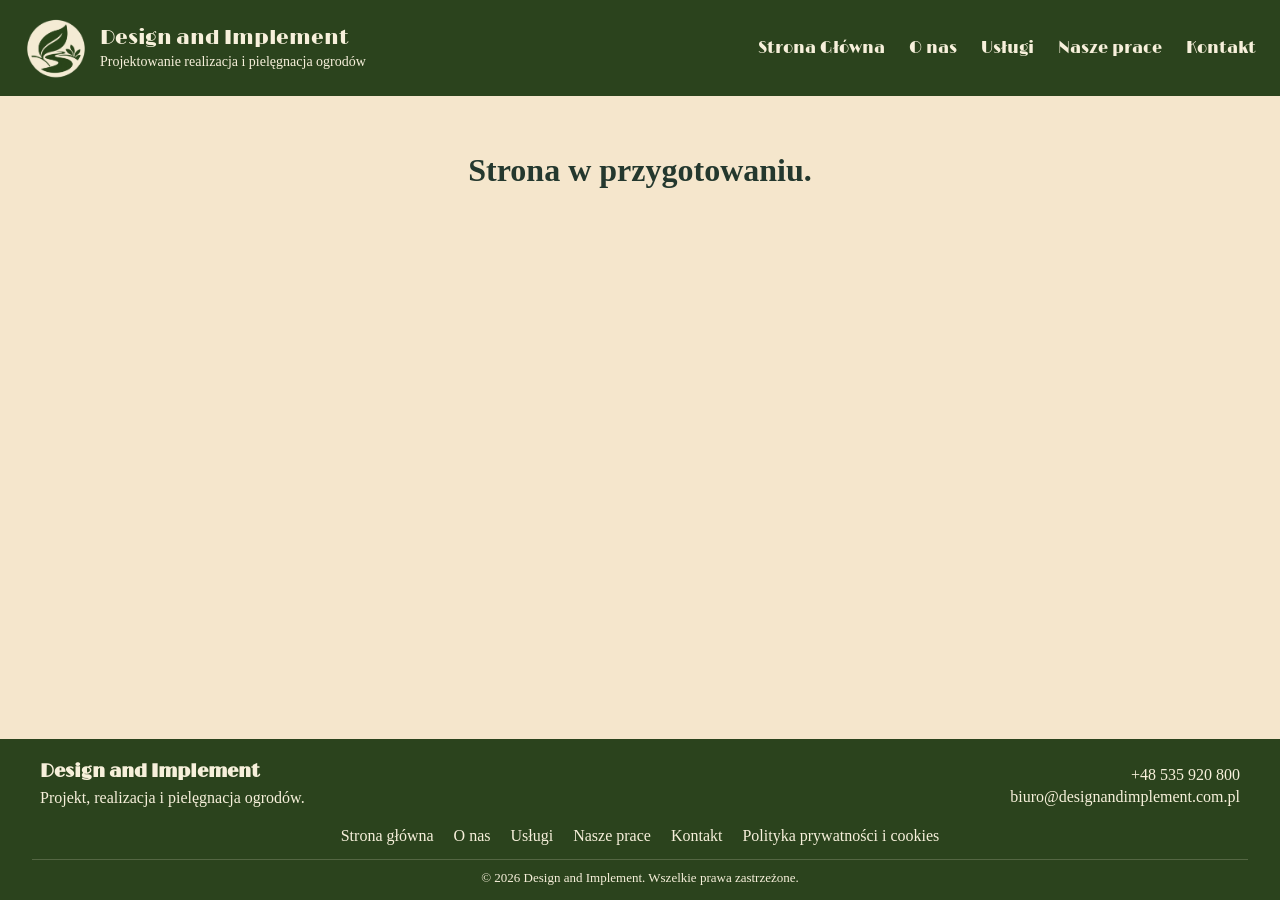
<file: pages/portfolio.html>
<!DOCTYPE html>
<html lang="pl">
<head>
    <meta charset="UTF-8">
    <meta name="viewport" content="width=device-width, initial-scale=1.0">
    <link rel="stylesheet" href="../styles.css?v=12">
    <title>Nasze prace | Design and Implement</title>
    <meta name="description" content="Przygotowujemy galerię realizacji ogrodów Design and Implement. W sprawie projektu lub realizacji ogrodu zapraszamy do kontaktu.">
    <meta name="robots" content="noindex, follow">
    <script src="../scripts/quote.js?v=1" defer></script>
</head>
<body>

    <header class="navigation">
        <a class="brand" href="../index.html">
            <img src="../assets/garden-logo-green-circle.png" alt="" width="64">

            <div class="brand-text">
                <span class="brand-name">Design and Implement</span>
                <span class="brand-description">Projektowanie realizacja i pielęgnacja ogrodów</span>
            </div>
        </a>

        <nav class="navigation-links" aria-label="Menu główne">
            <a href="../index.html">Strona Główna</a>
            <a href="about.html">O nas</a>
            <a href="services.html">Usługi</a>
            <a href="portfolio.html">Nasze prace</a>
            <a href="contact.html">Kontakt</a>
        </nav>
    </header>
    
    <main class="hero">
        <h1 class="construction">Strona w przygotowaniu.</h1>
    </main>


    <footer class="footer">
        <div class="footer-main">
            <div class="footer-left">
                <h3>Design and Implement</h3>
                <p>Projekt, realizacja i pielęgnacja ogrodów.</p>
            </div>

            <div class="footer-right">
                <p><a href="tel:+48535920800">+48 535 920 800</a></p>
                <p>biuro@designandimplement.com.pl</p>
            </div>
        </div>

        <div class="footer-links">
            <a href="../index.html">Strona główna</a>
            <a href="/pages/about.html">O nas</a>
            <a href="/pages/services.html">Usługi</a>
            <a href="/pages/portfolio.html">Nasze prace</a>
            <a href="/pages/contact.html">Kontakt</a>
            <a href="policy.html">Polityka prywatności i cookies</a>
        </div>

        <div class="footer-bottom">
            &copy; 2026 Design and Implement. Wszelkie prawa zastrzeżone.
        </div>
    </footer>
</body>
</html>
</file>
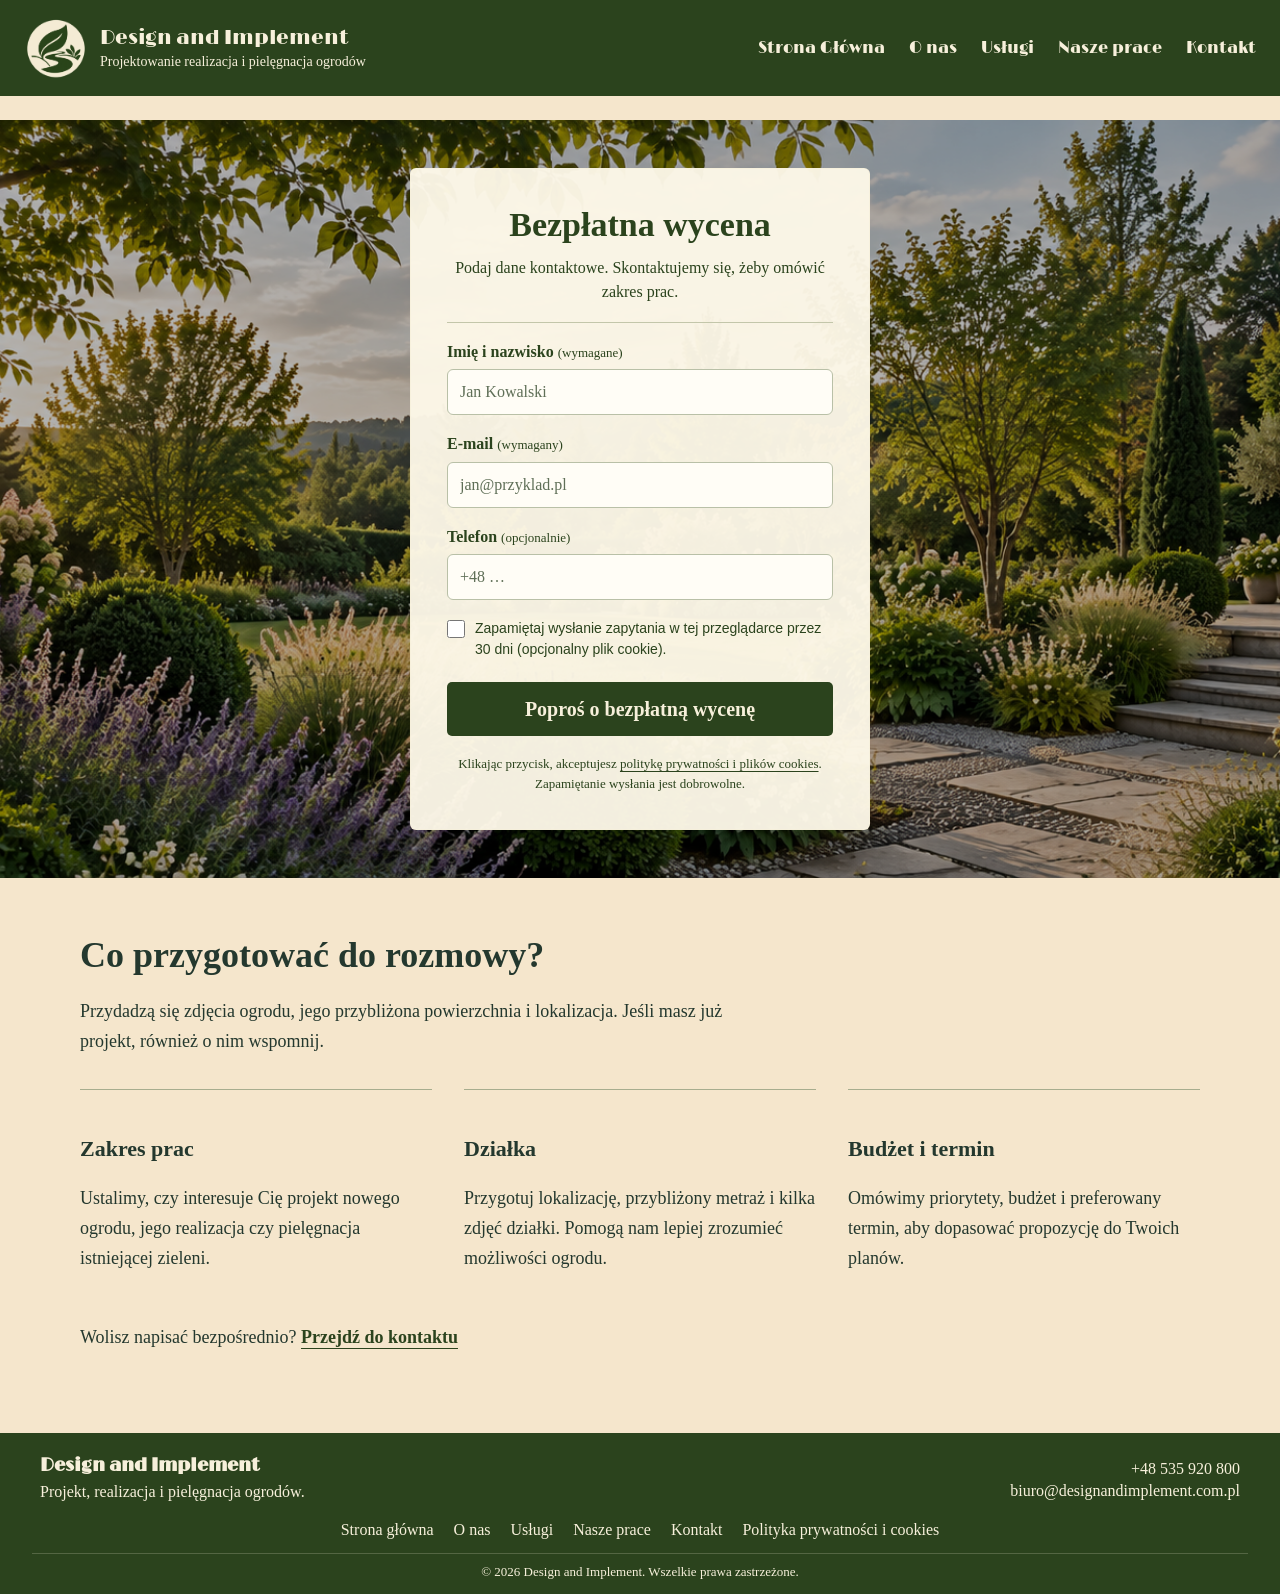
<file: pages/quote.html>
<!DOCTYPE html>
<html lang="pl">
<head>
    <meta charset="UTF-8">
    <meta name="viewport" content="width=device-width, initial-scale=1.0">
    <link rel="stylesheet" href="../styles.css?v=12">
    <meta name="description" content="Zamów bezpłatną wycenę projektu, realizacji lub pielęgnacji ogrodu. Zostaw dane kontaktowe i zrób pierwszy krok.">
    <title>Bezpłatna wycena | Design and Implement</title>
    <script src="../scripts/quote.js?v=1" defer></script>
</head>
<body>
    <header class="navigation">
        <a class="brand" href="../index.html">
            <img src="../assets/garden-logo-green-circle.png" alt="" width="64">

            <div class="brand-text">
                <span class="brand-name">Design and Implement</span>
                <span class="brand-description">Projektowanie realizacja i pielęgnacja ogrodów</span>
            </div>
        </a>

        <nav class="navigation-links" aria-label="Menu główne">
            <a href="../index.html">Strona Główna</a>
            <a href="about.html">O nas</a>
            <a href="services.html">Usługi</a>
            <a href="portfolio.html">Nasze prace</a>
            <a href="contact.html">Kontakt</a>
        </nav>
    </header>

    <main class="quote-page">

        <div class="garden">
            <img
                class="garden-banner"
                src="../assets/garden-form-banner-v2.png"
                alt="Zielony ogród z kamienną ścieżką"
            >

            <div class="garden-overlay">
                <form class="quote-form" action="/api/quote" method="POST" aria-labelledby="quote-title">
                    <div class="quote-form-heading">

                        <h1 id="quote-title">Bezpłatna wycena</h1>
                        <p>Podaj dane kontaktowe. Skontaktujemy się, żeby omówić zakres prac.</p>
                    </div>
                    <div class="quote-field">
                        <label for="quote-name">Imię i nazwisko <span>(wymagane)</span></label>
                        <input id="quote-name" type="text" name="name" autocomplete="name" placeholder="Jan Kowalski" required>
                    </div>
                    <div class="quote-field">
                        <label for="quote-email">E-mail <span>(wymagany)</span></label>
                        <input id="quote-email" type="email" name="email" autocomplete="email" placeholder="jan@przyklad.pl" required>
                    </div>
                    <div class="quote-field">
                        <label for="quote-phone">Telefon <span>(opcjonalnie)</span></label>
                        <input id="quote-phone" type="tel" name="phone" autocomplete="tel" placeholder="+48 …">
                    </div>
                    <label class="quote-remember" hidden>
                        <input type="checkbox" id="quote-remember">
                        <span>Zapamiętaj wysłanie zapytania w tej przeglądarce przez 30 dni (opcjonalny plik cookie).</span>
                    </label>
                    <button type="submit" class="quote-button">Poproś o bezpłatną wycenę</button>
                    <p class="quote-form-note">Klikając przycisk, akceptujesz <a href="policy.html">politykę prywatności i plików cookies</a>. Zapamiętanie wysłania jest dobrowolne.</p>
                    <p id="quote-status" class="quote-form-note" role="status" aria-live="polite" aria-atomic="true"></p>

                </form>
            </div>
        </div>
        <section class="content-page quote-next" aria-labelledby="next-title">

            <h2 id="next-title">Co przygotować do rozmowy?</h2>
            <p class="quote-next-intro">Przydadzą się zdjęcia ogrodu, jego przybliżona powierzchnia i lokalizacja. Jeśli masz już projekt, również o nim wspomnij.</p>
            <ol class="process-grid">
                <li>

                    <h3>Zakres prac</h3>
                    <p>Ustalimy, czy interesuje Cię projekt nowego ogrodu, jego realizacja czy pielęgnacja istniejącej zieleni.</p>
                </li>
                <li>

                    <h3>Działka</h3>
                    <p>Przygotuj lokalizację, przybliżony metraż i kilka zdjęć działki. Pomogą nam lepiej zrozumieć możliwości ogrodu.</p>
                </li>
                <li>

                    <h3>Budżet i termin</h3>
                    <p>Omówimy priorytety, budżet i preferowany termin, aby dopasować propozycję do Twoich planów.</p>
                </li>
            </ol>
            <p>Wolisz napisać bezpośrednio? <a class="text-link" href="contact.html">Przejdź do kontaktu</a></p>
        </section>
    </main>
    <footer class="footer">
        <div class="footer-main">
            <div class="footer-left">
                <h3>Design and Implement</h3>
                <p>Projekt, realizacja i pielęgnacja ogrodów.</p>
            </div>

            <div class="footer-right">
                <p><a href="tel:+48535920800">+48 535 920 800</a></p>
                <p>biuro@designandimplement.com.pl</p>
            </div>
        </div>

        <div class="footer-links">
            <a href="../index.html">Strona główna</a>
            <a href="/pages/about.html">O nas</a>
            <a href="/pages/services.html">Usługi</a>
            <a href="/pages/portfolio.html">Nasze prace</a>
            <a href="/pages/contact.html">Kontakt</a>
            <a href="policy.html">Polityka prywatności i cookies</a>
        </div>

        <div class="footer-bottom">
            &copy; 2026 Design and Implement. Wszelkie prawa zastrzeżone.
        </div>
    </footer>
</body>
</html>
</file>
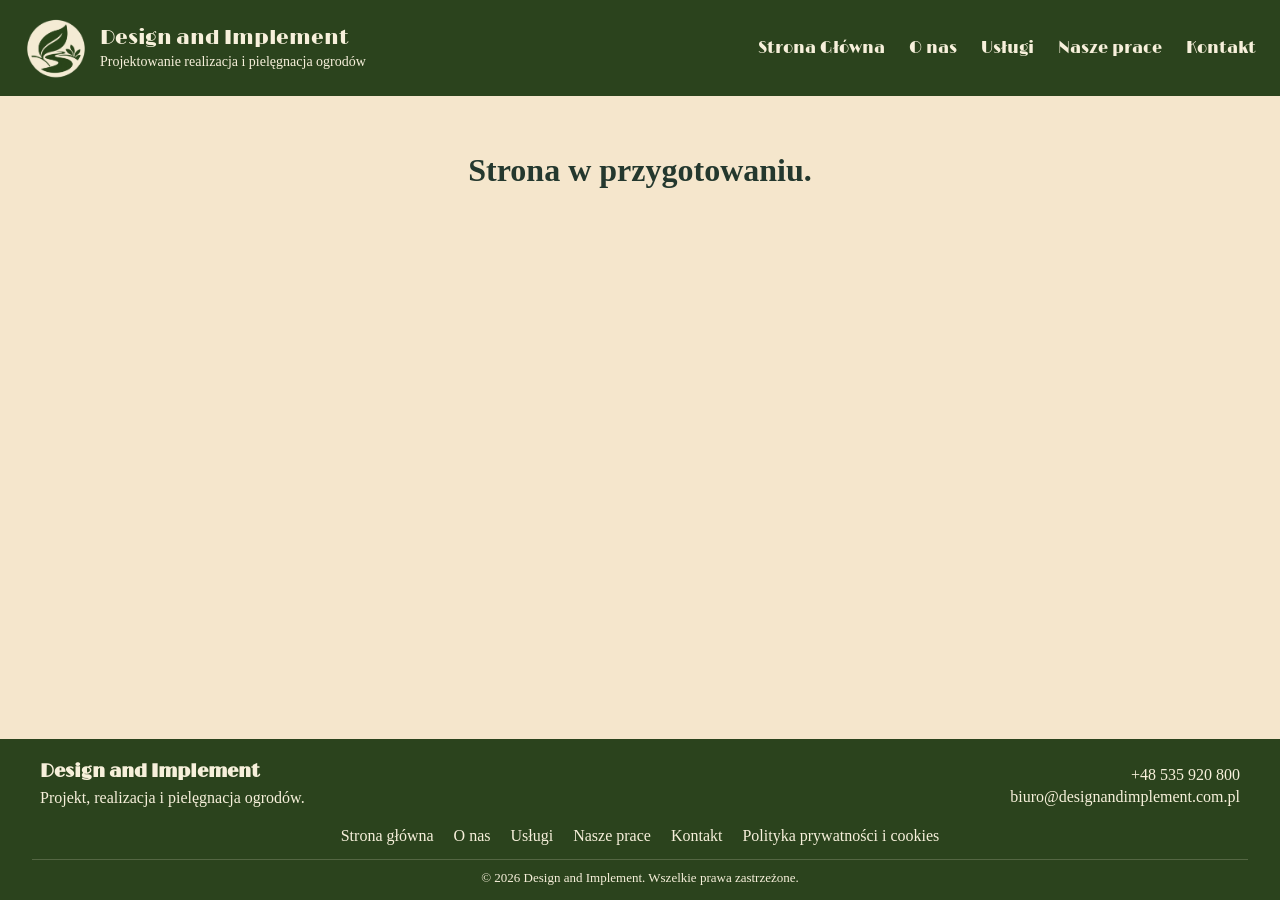
<file: pages/services.html>
<!DOCTYPE html>
<html lang="pl">
<head>
    <meta charset="UTF-8">
    <meta name="viewport" content="width=device-width, initial-scale=1.0">
    <link rel="stylesheet" href="../styles.css?v=12">
    <title>Usługi | Design and Implement</title>
    <meta name="description" content="Przygotowujemy opis usług projektowania, zakładania i pielęgnacji ogrodów Design and Implement. W sprawie wyceny zapraszamy do kontaktu.">
    <meta name="robots" content="noindex, follow">
    <script src="../scripts/quote.js?v=1" defer></script>
</head>
<body>

    <header class="navigation">
        <a class="brand" href="../index.html">
            <img src="../assets/garden-logo-green-circle.png" alt="" width="64">

            <div class="brand-text">
                <span class="brand-name">Design and Implement</span>
                <span class="brand-description">Projektowanie realizacja i pielęgnacja ogrodów</span>
            </div>
        </a>

        <nav class="navigation-links" aria-label="Menu główne">
            <a href="../index.html">Strona Główna</a>
            <a href="about.html">O nas</a>
            <a href="services.html">Usługi</a>
            <a href="portfolio.html">Nasze prace</a>
            <a href="contact.html">Kontakt</a>
        </nav>
    </header>
    
    <main class="hero">
        <h1 class="construction">Strona w przygotowaniu.</h1>
    </main>


    <footer class="footer">
        <div class="footer-main">
            <div class="footer-left">
                <h3>Design and Implement</h3>
                <p>Projekt, realizacja i pielęgnacja ogrodów.</p>
            </div>

            <div class="footer-right">
                <p><a href="tel:+48535920800">+48 535 920 800</a></p>
                <p>biuro@designandimplement.com.pl</p>
            </div>
        </div>

        <div class="footer-links">
            <a href="../index.html">Strona główna</a>
            <a href="/pages/about.html">O nas</a>
            <a href="/pages/services.html">Usługi</a>
            <a href="/pages/portfolio.html">Nasze prace</a>
            <a href="/pages/contact.html">Kontakt</a>
            <a href="policy.html">Polityka prywatności i cookies</a>
        </div>

        <div class="footer-bottom">
            &copy; 2026 Design and Implement. Wszelkie prawa zastrzeżone.
        </div>
    </footer>
</body>
</html>
</file>
<file: styles.css>
@import url('https://fonts.googleapis.com/css2?family=Limelight&display=swap');

* {
    box-sizing: border-box;
}

body {
    margin: 0;
    min-height: 100vh;

    display: flex;
    flex-direction: column;

    background-color: #f5e6cc;
    color: #24382E;
}

.navigation {
    display: flex;
    align-items: center;
    flex-wrap: wrap;
    gap: 24px;
    padding: 16px 24px;
    margin-bottom: 24px;
    background-color: #2b431d;
    color: #f7f0db;
}

.quote-button {
    font-family: inherit;
    border-radius: 5px;
    margin-top: 20px;
    border: none;
    background-color: #f7f0db;
    color: #2b431d;
    padding: 9px 16px;
    cursor: pointer;
    font-weight: 700;
    font-size: 30px;

    max-width: 100%;
    flex-shrink: 0;
}

.brand {
    display: flex;
    align-items: center;
    gap: 12px;
    color: inherit;
    text-decoration: none;
}

.brand img {
    display: block;
}

.brand-text {
    display: flex;
    flex-direction: column;
    gap: 4px;
}

.brand-name {
    font-family: "Limelight", serif;
    font-size: 20px;
}

.brand-description {
    font-size: 14px;
}

.navigation-links {
    display: flex;
    align-items: center;
    flex-wrap: wrap;
    gap: 24px;
    margin-left: auto;
}

.navigation-links a {
    color: inherit;
    font-family: "Limelight", serif;
    text-decoration: none;
}

.navigation-links a:hover,
.navigation-links a:focus-visible {
    text-decoration: underline;
    text-underline-offset: 5px;
}

.hero {
    text-align: center;
    margin-bottom: 120px;
}

.garden {
    position: relative;
    min-height: 360px;
    overflow: hidden;
}

.garden-banner {
    display: block;
    width: 100%;
    height: clamp(360px, 42vw, 620px);
    object-fit: cover;
}

.garden-overlay {
    position: absolute;
    inset: 0;
    display: flex;
    flex-direction: column;
    align-items: center;
    justify-content: center;
    padding: 16px;
    background-color: rgba(0, 0, 0, 0.3);
    color: #f7f0db;
    overflow: hidden;
}

.garden-overlay h1 {
    margin: 0 0 12px;
    font-size: clamp(24px, 4vw, 64px);
}

.garden-overlay p {
    margin: 0;
    font-size: clamp(14px, 2vw, 24px);
}

.garden-overlay form {
    display: flex;
    flex-direction: column;
    gap: 10px;
    width: min(85%, 380px);
    max-width: 100%;
    max-height: calc(100% - 32px);
    padding: clamp(12px, 2vw, 20px);
    background-color: rgba(247, 240, 219, 0.682);
    border-radius: 14px;
    color: #2b431d;
    overflow: hidden;
}

.garden-overlay input,
.garden-overlay textarea {
    width: 100%;
    min-width: 0;
    padding: 14px 16px;
    border: none;
    border-radius: 10px;
    background-color: #f7f0db;
    color: #2b431d;
    font: inherit;
    font-size: 16px;
    outline: none;
    min-height: 48px;
    max-height: 100px;
    resize: none;
    flex-shrink: 1;
}

.garden-overlay input::placeholder,
.garden-overlay textarea::placeholder {
    color: #5f6f57;
}

.garden-overlay input:focus,
.garden-overlay textarea:focus {
    outline: 2px solid #2b431d;
    outline-offset: 2px;
}

.garden-overlay textarea {
    min-height: 80px;
    resize: none;
}

.construction {
    margin: 32px 16px;
}

.footer {
    margin-top: auto;
    background-color: #2b431d;
    color: #f7f0db;
    padding: 22px 32px 14px;
}

.footer-main {
    display: flex;
    justify-content: space-between;
    align-items: center;
    gap: 30px;
    max-width: 1200px;
    margin: 0 auto;
}

.footer-left h3 {
    margin: 0 0 6px;
    font-family: "Limelight", serif;
    font-size: 18px;
}

.footer-left p,
.footer-right p {
    margin: 4px 0;
}

.footer-right {
    text-align: right;
}

.footer-links {
    display: flex;
    justify-content: center;
    flex-wrap: wrap;
    gap: 20px;
    margin-top: 16px;
}

.footer-links a {
    color: #f7f0db;
    text-decoration: none;
}

.footer-links a:hover,
.footer-links a:focus-visible {
    text-decoration: underline;
    text-underline-offset: 4px;
}

.footer-bottom {
    margin-top: 14px;
    padding-top: 10px;
    border-top: 1px solid rgba(247, 240, 219, 0.2);
    text-align: center;
    font-size: 13px;
}

@media (max-width: 800px) {
    .navigation {
        justify-content: center;
    }

    .navigation-links {
        justify-content: center;
        gap: 16px;
        margin-left: 0;
    }

    .garden-overlay h1 {
        margin-bottom: 6px;
    }

    .garden {
        min-height: 400px;
    }

    .garden-banner {
        height: 400px;
    }

    .garden-overlay form {
        width: min(92%, 360px);
        padding: 12px;
        gap: 8px;
    }

    .garden-overlay input,
    .garden-overlay textarea {
        padding: 10px 12px;
        min-height: 42px;
    }

    .garden-overlay textarea {
        min-height: 70px;
    }

    .quote-button {
        font-size: clamp(20px, 6vw, 30px);
        margin-top: 10px;
        padding: 9px 16px;
    }
}

@media (max-width: 450px) {
    .garden {
        min-height: 380px;
    }

    .garden-banner {
        height: 380px;
    }

    .garden-overlay {
        padding: 10px;
    }

    .garden-overlay form {
        width: 95%;
        padding: 10px;
        gap: 7px;
    }

    .garden-overlay input,
    .garden-overlay textarea {
        min-height: 40px;
        padding: 9px 11px;
        font-size: 14px;
    }

    .garden-overlay textarea {
        min-height: 60px;
    }

    .quote-button {
        margin-top: 6px;
        font-size: 22px;
    }
}
.content-page {
    width: min(1120px, calc(100% - 40px));
    margin: 0 auto 80px;
    line-height: 1.65;
}

.content-page h1,
.content-page h2,
.content-page h3 {
    line-height: 1.2;
}

.content-page h1 {
    margin: 12px 0 24px;
    font-size: clamp(32px, 4vw, 46px);
    text-wrap: balance;
}

.content-page h2 {
    margin: 0 0 20px;
    font-size: clamp(26px, 3vw, 36px);
}

.content-page h3 {
    font-size: 22px;
}

.content-page p {
    font-size: 18px;
}

.page-intro {
    max-width: 820px;
    margin: 40px 0 48px;
    text-align: left;
}

.content-page .eyebrow {
    margin: 0 0 12px;
    font-size: 13px;
    font-family: Arial, sans-serif;
    font-weight: 700;
    letter-spacing: 0.14em;
    text-transform: uppercase;
}

.content-page .page-lead {
    font-size: 21px;
}

.about-story {
    display: grid;
    grid-template-columns: repeat(2, minmax(0, 1fr));
    align-items: center;
    gap: 48px;
}

.about-story img {
    display: block;
    width: 100%;
    height: 440px;
    object-fit: cover;
    border-radius: 4px;
}

.text-link,
.contact-method a {
    color: #2b431d;
    font-weight: 700;
    text-underline-offset: 5px;
}

.page-section {
    margin: 72px 0;
}

.process-grid {
    display: grid;
    grid-template-columns: repeat(3, minmax(0, 1fr));
    gap: 32px;
    padding: 0;
    list-style: none;
}

.process-grid li {
    border-top: 1px solid #a7ad8e;
    padding-top: 24px;
}

.step-number {
    font-size: 32px;
    color: #55683b;
}

.page-cta {
    display: flex;
    align-items: center;
    justify-content: space-between;
    flex-wrap: wrap;
    gap: 24px;
    margin-top: 64px;
    padding: 28px 0;
    border-top: 1px solid #a7ad8e;
}

.page-cta h2 {
    margin-bottom: 8px;
}

.page-cta p {
    margin: 0;
}

.page-button {
    display: inline-block;
    padding: 13px 22px;
    border: 2px solid #2b431d;
    border-radius: 5px;
    background: #2b431d;
    color: #f7f0db;
    font-size: 18px;
    font-weight: 700;
    text-decoration: none;
    text-align: center;
}

.page-button:hover {
    background: #405b2f;
}

.content-page a:focus-visible {
    outline: 3px solid #55683b;
    outline-offset: 5px;
}

.navigation-links a[aria-current="page"] {
    text-decoration: underline;
    text-underline-offset: 5px;
}

.contact-single {
    max-width: 680px;
    margin: 0;
}

.contact-details address {
    font-style: normal;
}

.contact-method {
    padding: 20px 0;
    border-bottom: 1px solid #c3c6aa;
}

.contact-method h3 {
    margin: 0 0 10px;
}

.contact-method a {
    font-size: clamp(18px, 2vw, 23px);
    overflow-wrap: anywhere;
}

.contact-method p {
    margin: 10px 0 0;
}

@media (max-width: 800px) {
    .about-story,
    .process-grid {
        grid-template-columns: 1fr;
        gap: 28px;
    }

    .page-intro {
        margin: 24px auto 36px;
    }

    .about-story img {
        height: 320px;
    }

    .page-section {
        margin: 48px 0;
    }

    .page-cta {
        padding: 24px 0;
    }

    .footer-main {
        flex-wrap: wrap;
    }

    .footer-right {
        text-align: left;
        overflow-wrap: anywhere;
        min-width: 0;
    }
}

.quote-page .garden {
    min-height: 0;
}

.quote-page .garden-banner {
    position: absolute;
    inset: 0;
    height: 100%;
}

.quote-page .garden-overlay {
    position: relative;
    padding: 48px 20px;
    overflow: visible;
}

.quote-page .quote-form {
    width: min(100%, 460px);
    max-height: none;
    padding: clamp(22px, 4vw, 36px);
    gap: 18px;
    overflow: visible;
    background: rgba(253, 248, 233, 0.96);
    border: 1px solid rgba(247, 240, 219, 0.7);
    border-radius: 6px;
}

.quote-form-heading {
    text-align: center;
    padding-bottom: 18px;
    border-bottom: 1px solid #c3c6aa;
}

.quote-eyebrow {
    display: block;
    font: 700 11px/1.5 Arial, sans-serif;
    text-transform: uppercase;
    letter-spacing: 0.13em;
    margin-bottom: 10px;
}

.quote-page .quote-form h1 {
    font-size: clamp(27px, 5vw, 34px);
    line-height: 1.15;
    margin: 0 0 12px;
    text-wrap: balance;
}

.quote-page .quote-form p {
    font-size: 16px;
    line-height: 1.5;
}

.quote-field label {
    display: block;
    margin-bottom: 6px;
    font-weight: 700;
    line-height: 1.4;
}

.quote-field label span {
    font-size: 13px;
    font-weight: 400;
}

.quote-page .quote-field input {
    background: #fffdf6;
    border: 1px solid #b9c0a7;
    border-radius: 6px;
    font-size: 16px;
    padding: 12px;
    min-height: 46px;
}

.quote-page .quote-button {
    margin: 4px 0 0;
    padding: 14px;
    background: #2b431d;
    color: #f7f0db;
    font-size: 20px;
    line-height: 1.3;
}

.quote-page .quote-button:hover {
    background: #405b2f;
}

.quote-page .quote-button:focus-visible {
    outline: 3px solid #55683b;
    outline-offset: 4px;
}

.quote-page .quote-form .quote-form-note {
    font-size: 13px;
    text-align: center;
}

.quote-next {
    margin-top: 56px;
}

.quote-next-intro {
    max-width: 680px;
}

.quote-next .process-grid {
    margin: 32px 0;
}

.home-quote-link {
    text-decoration: none;
    text-align: center;
}

.home-quote-link:hover {
    background: #e7e6cf;
}

.home-quote-link:focus-visible {
    outline: 3px solid #f7f0db;
    outline-offset: 5px;
}

.home-intro {
    margin-top: 64px;
}

.home-services {
    display: grid;
    grid-template-columns: repeat(3, minmax(0, 1fr));
    gap: 24px;
    margin-top: 32px;
}

.home-services article {
    display: flex;
    flex-direction: column;
    padding: 20px 0;
    border-top: 1px solid #a7ad8e;
}

.home-services h3 {
    margin: 16px 0 0;
}

.home-services .service-detail {
    margin: auto 0 0;
    padding-top: 18px;
    border-top: 1px solid #c3c6aa;
    font-size: 14px;
    color: #55683b;
}

.home-planning {
    display: grid;
    grid-template-columns: repeat(2, minmax(0, 1fr));
    gap: 56px;
    align-items: center;
}

.home-priorities {
    list-style: none;
    padding: 0;
    margin: 0;
}

.home-priorities li {
    padding: 20px 0 20px 24px;
    border-left: 3px solid #a7ad8e;
}

.home-priorities li + li {
    margin-top: 16px;
}

.home-priorities h3 {
    margin: 0 0 8px;
}

.home-priorities p {
    margin: 0;
}

@media (max-width: 800px) {
    .home-services,
    .home-planning {
        grid-template-columns: 1fr;
        gap: 24px;
    }

    .home-intro {
        margin-top: 40px;
    }
}

.footer-right a {
    color: inherit;
    text-decoration: none;
}

.footer-right a:hover,
.footer-right a:focus-visible {
    text-decoration: underline;
}

[hidden] {
    display: none !important;
}

.home-background-video {
    isolation: isolate;
}

.garden-scroll-video {
    position: fixed;
    inset: 0;
    width: 100%;
    height: 100%;
    object-fit: cover;
    pointer-events: none;
    opacity: 0;
    z-index: -1;
}

.garden-scroll-video.is-ready {
    opacity: 0.1;
}

.home-page .garden-process {
    margin: 120px 0 80px;
}

.home-page .garden-process-intro {
    max-width: 620px;
    margin-bottom: 40px;
}

.home-page .garden-process-step {
    display: flex;
    align-items: center;
    min-height: 85vh;
    min-height: 85svh;
    padding: 80px 0;
}

.home-page .garden-process-copy {
    width: 100%;
    max-width: 620px;
}

.home-page .garden-process-copy h3 {
    margin: 0 0 24px;
    font-size: clamp(25px, 3vw, 32px);
    font-weight: 400;
}

.home-page .garden-process-copy p {
    margin: 0 0 20px;
}

@media (max-width: 800px) {
    .home-page .garden-process {
        margin-top: 80px;
    }

    .home-page .garden-process-step {
        padding: 64px 0;
    }
}

.quote-page .quote-form .quote-remember {
    display: flex;
    align-items: flex-start;
    gap: 10px;
    font: 14px/1.5 Arial, sans-serif;
    cursor: pointer;
}

.quote-page .quote-form .quote-remember input {
    width: 18px;
    height: 18px;
    min-height: 18px;
    margin: 2px 0 0;
    padding: 0;
    flex-shrink: 0;
    accent-color: #2b431d;
}

.quote-form-note a,
.quote-notice a {
    color: inherit;
    text-underline-offset: 3px;
}

.quote-page .quote-button:disabled {
    opacity: 0.75;
    cursor: default;
}

#quote-status:empty {
    display: none;
}

.quote-notice {
    position: fixed;
    right: 24px;
    bottom: 24px;
    z-index: 100;
    width: min(360px, calc(100vw - 32px));
    padding: 24px 44px 24px 24px;
    border: 1px solid #b9c0a7;
    border-left: 5px solid #2b431d;
    border-radius: 10px;
    background: #fffdf6;
    color: #24382e;
    box-shadow: 0 10px 36px rgba(25, 42, 20, 0.2);
    font: 15px/1.5 Arial, sans-serif;
    max-height: calc(100dvh - 32px);
    overflow-y: auto;
    overflow-wrap: anywhere;
}

.quote-notice strong {
    font-size: 18px;
}

.quote-notice p {
    margin: 10px 0;
}

.quote-notice-close {
    position: absolute;
    top: 4px;
    right: 4px;
    width: 40px;
    height: 40px;
    border: 0;
    background: transparent;
    color: inherit;
    font-size: 28px;
    cursor: pointer;
}

.quote-notice :focus-visible,
.quote-remember input:focus-visible {
    outline: 3px solid #55683b;
    outline-offset: 3px;
}

.policy-page {
    width: min(100%, 850px);
    overflow-wrap: anywhere;
}

.policy-page section {
    margin-bottom: 36px;
}

.policy-page li {
    margin-bottom: 10px;
    line-height: 1.65;
}

@media (max-width: 600px) {
    .quote-notice {
        right: 16px;
        bottom: 16px;
    }
}
</file>
